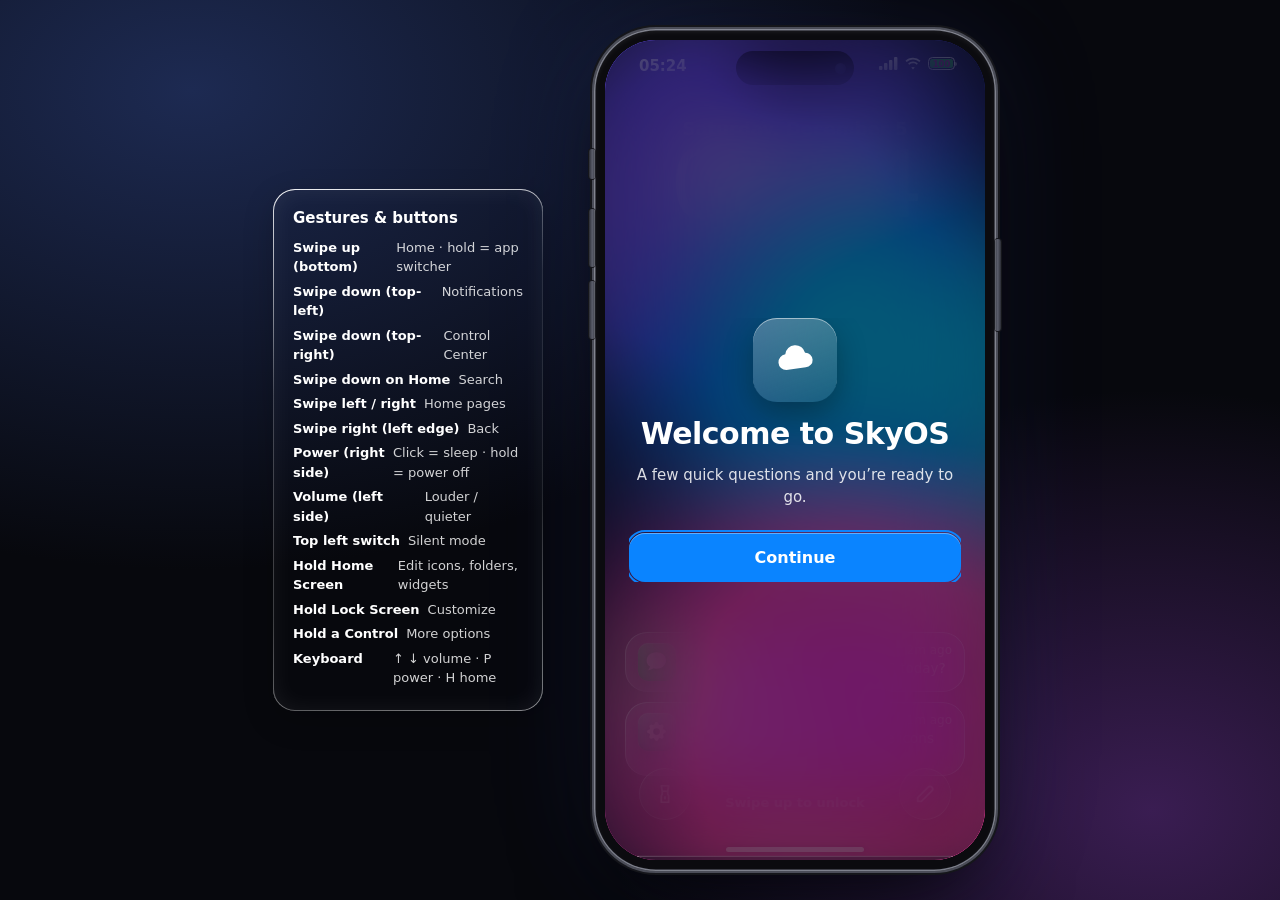
<file: index.html>
<!DOCTYPE html>
<html lang="en">
<head>
<meta charset="UTF-8">
<meta name="viewport" content="width=device-width,initial-scale=1,viewport-fit=cover,user-scalable=no">
<title>SkyOS 5 — Liquid Glass</title>
<link rel="stylesheet" href="style.css">
<link rel="stylesheet" href="v4.css">
<link rel="stylesheet" href="v5.css">
</head>
<body>
<svg width="0" height="0" style="position:absolute" aria-hidden="true"><filter id="lens" x="0" y="0" width="100%" height="100%" color-interpolation-filters="sRGB"><feTurbulence type="fractalNoise" baseFrequency="0.008 0.014" numOctaves="2" seed="4" result="n"/><feDisplacementMap in="SourceGraphic" in2="n" scale="10" xChannelSelector="R" yChannelSelector="G"/></filter></svg>
<div id="stage">
  <aside id="legend" class="glass">
    <h3>Gestures &amp; buttons</h3>
    <ul>
      <li><b>Swipe up (bottom)</b> Home · hold = app switcher</li>
      <li><b>Swipe down (top-left)</b> Notifications</li>
      <li><b>Swipe down (top-right)</b> Control Center</li>
      <li><b>Swipe down on Home</b> Search</li>
      <li><b>Swipe left / right</b> Home pages</li>
      <li><b>Swipe right (left edge)</b> Back</li>
      <li><b>Power (right side)</b> Click = sleep · hold = power off</li>
      <li><b>Volume (left side)</b> Louder / quieter</li>
      <li><b>Top left switch</b> Silent mode</li>
      <li><b>Hold Home Screen</b> Edit icons, folders, widgets</li>
      <li><b>Hold Lock Screen</b> Customize</li>
      <li><b>Hold a Control</b> More options</li>
      <li><b>Keyboard</b> ↑ ↓ volume · P power · H home</li>
    </ul>
  </aside>

  <div id="phoneWrap">
    <div id="phone">
      <button class="hw hw-silent" id="btnSilent" title="Silent switch" aria-label="Silent switch"></button>
      <button class="hw hw-volup" id="btnVolUp" title="Volume up" aria-label="Volume up"></button>
      <button class="hw hw-voldn" id="btnVolDn" title="Volume down" aria-label="Volume down"></button>
      <button class="hw hw-power" id="btnPower" title="Power (click = sleep, hold = power off)" aria-label="Power"></button>

      <div id="screen" data-theme="dark">
        <div id="wall"></div>

        <!-- status bar -->
        <div id="statusbar">
          <span id="sbTime">9:41</span>
          <div class="r">
            <svg id="sbAir" class="hidden" width="17" height="17" viewBox="0 0 24 24" fill="currentColor"><path d="M21 16v-2l-8-5V3.5a1.5 1.5 0 0 0-3 0V9l-8 5v2l8-2.5V19l-2 1.5V22l3.5-1 3.5 1v-1.5L13 19v-5.5z"/></svg>
            <svg id="sbSig" width="19" height="13" viewBox="0 0 19 13" fill="currentColor"><rect x="0" y="9" width="3.4" height="4" rx="1"/><rect x="5" y="6" width="3.4" height="7" rx="1"/><rect x="10" y="3" width="3.4" height="10" rx="1"/><rect x="15" y="0" width="3.4" height="13" rx="1"/></svg>
            <svg id="sbWifi" width="18" height="13" viewBox="0 0 18 13" fill="currentColor"><path d="M9 2.6c2.4 0 4.6.9 6.3 2.5l1.2-1.3A11.3 11.3 0 0 0 9 .8C6 .8 3.2 2 1.5 3.8l1.2 1.3A8.9 8.9 0 0 1 9 2.6zm0 3.7c1.4 0 2.700.5 3.700 1.400l1.200-1.300A7 7 0 0 0 9 4.500a7 7 0 0 0-4.900 1.900l1.200 1.300A5.300 5.300 0 0 1 9 6.300zm0 3.600c-.7 0-1.300.3-1.800.7L9 12.500l1.800-1.900c-.5-.4-1.100-.7-1.800-.7z"/></svg>
            <div class="batt"><i id="sbBattFill"></i><span id="sbBattTxt">98</span></div>
          </div>
        </div>
        <div id="island"><div class="ia"><div class="iart" id="islArt"></div><div class="itxt" id="islTxt"></div><div class="eq" id="islEq"><i></i><i></i><i></i><i></i></div></div><div class="cam"></div></div>

        <!-- home -->
        <div id="home">
          <div id="pages">
            <div class="page" id="page1">
              <div class="grid" id="mainGrid"></div>
              <div class="widgets" id="widgets1"></div>
            </div>
            <div class="page" id="page2">
              <div class="widgets" id="widgets2" style="margin-top:0"></div>
            </div>
          </div>
          <div id="dots"><i class="on"></i><i></i></div>
          <button id="searchpill" class="glass" aria-label="Search"><svg width="14" height="14" viewBox="0 0 24 24" fill="none" stroke="currentColor" stroke-width="2.6" stroke-linecap="round"><circle cx="11" cy="11" r="7"/><path d="M20 20l-4-4"/></svg>Search</button>
          <div id="dock" class="glass"></div>
        </div>

        <!-- apps -->
        <div id="apps"></div>

        <!-- overlays -->
        <div id="switcher" class="ov"><div id="cards"></div><div id="swempty">No recent apps</div><button id="swclear" class="glass">Close all</button></div>
        <div id="search" class="ov">
          <div id="sfield" class="glass"><svg width="18" height="18" viewBox="0 0 24 24" fill="none" stroke="currentColor" stroke-width="2.4" stroke-linecap="round" opacity=".7"><circle cx="11" cy="11" r="7"/><path d="M20 20l-4-4"/></svg><input id="sinput" placeholder="Search apps, notes, the web" autocomplete="off"><button id="scancel" style="font-size:14px;font-weight:600;padding:8px 10px">Cancel</button></div>
          <div id="sres"></div>
        </div>

        <!-- lock -->
        <div id="lock">
          <div class="date" id="lockDate"></div>
          <div class="time" id="lockTime">9:41</div>
          <div id="lockbody"></div>
          <div id="lockhint">Swipe up to unlock</div>
          <div id="pinpad">
            <div class="prompt" id="pinPrompt">Enter Passcode</div>
            <div id="pindots"><i></i><i></i><i></i><i></i></div>
            <div class="keys" id="keys"></div>
          </div>
        </div>

        <!-- sheets -->
        <div id="nc" class="sheet">
          <div class="head"><h2>Notifications</h2><button id="ncClear" class="glass" style="padding:7px 14px;font-size:13px;font-weight:600;--r:16px">Clear all</button></div>
          <div id="nclist"></div>
          <div class="grab" id="ncGrab"><i></i></div>
        </div>
        <div id="cc" class="sheet">
          <div class="cc-grid" id="ccgrid"></div>
          <div class="grab" id="ccGrab"><i></i></div>
        </div>

        <!-- transient -->
        <button id="banner" class="glass"></button>
        <div id="volhud" class="glass"><div class="vf"></div><div class="vi"></div></div>
        <div id="silentbadge" class="glass"></div>
        <div id="pwr">
          <div class="ttl">SkyOS 3</div>
          <div class="slider glass" id="pslider"><div class="slabel">slide to power off</div><div class="thumb" id="pthumb"><svg viewBox="0 0 24 24" fill="none" stroke="currentColor" stroke-width="2.6" stroke-linecap="round"><path d="M12 3v8"/><path d="M6.3 6.5a8 8 0 1 0 11.400 0"/></svg></div></div>
          <button class="pbtn glass" id="prestart">Restart</button>
          <button class="pbtn glass" id="pcancel">Cancel</button>
        </div>
        <div id="homebar"></div>
        <div class="zone" id="zhome"></div>
        <div class="zone" id="znc"></div>
        <div class="zone" id="zcc"></div>
        <div class="zone" id="zback"></div>
        <div id="dim"></div>
        <div id="blackout"></div>
        <div id="boot"><svg viewBox="0 0 64 64"><defs><linearGradient id="bg1" x1="0" y1="0" x2="1" y2="1"><stop offset="0" stop-color="#9ad0ff"/><stop offset="1" stop-color="#6a5cff"/></linearGradient></defs><path d="M20 46a11 11 0 0 1-1.500-21.900A14 14 0 0 1 46 22a10 10 0 0 1 1 20z" fill="url(#bg1)"/></svg><div class="pb"><i></i></div></div>
      </div>
    </div>
  </div>
</div>
<audio id="player" preload="metadata"></audio>
<input type="file" id="filePick" class="hidden" accept="audio/*" multiple>
<input type="file" id="wallPick" class="hidden" accept="image/*">
<script src="store.js"></script>
<script src="core.js"></script>
<script src="apps.js"></script>
<script src="v4-core.js"></script>
<script src="v4-home.js"></script>
<script src="v4-apps.js"></script>
<script src="v5-location.js"></script>
<script src="v5-profiles.js"></script>
<script src="i18n.js"></script>
<script src="lang.js"></script>
<script src="v5-i18n.js"></script>
<script src="v5-setup.js"></script>
<script>SkyOS.boot(); V4.init(); V5.init(); Prof.init(); I18NUI.init();</script>
</body>
</html>
</file>
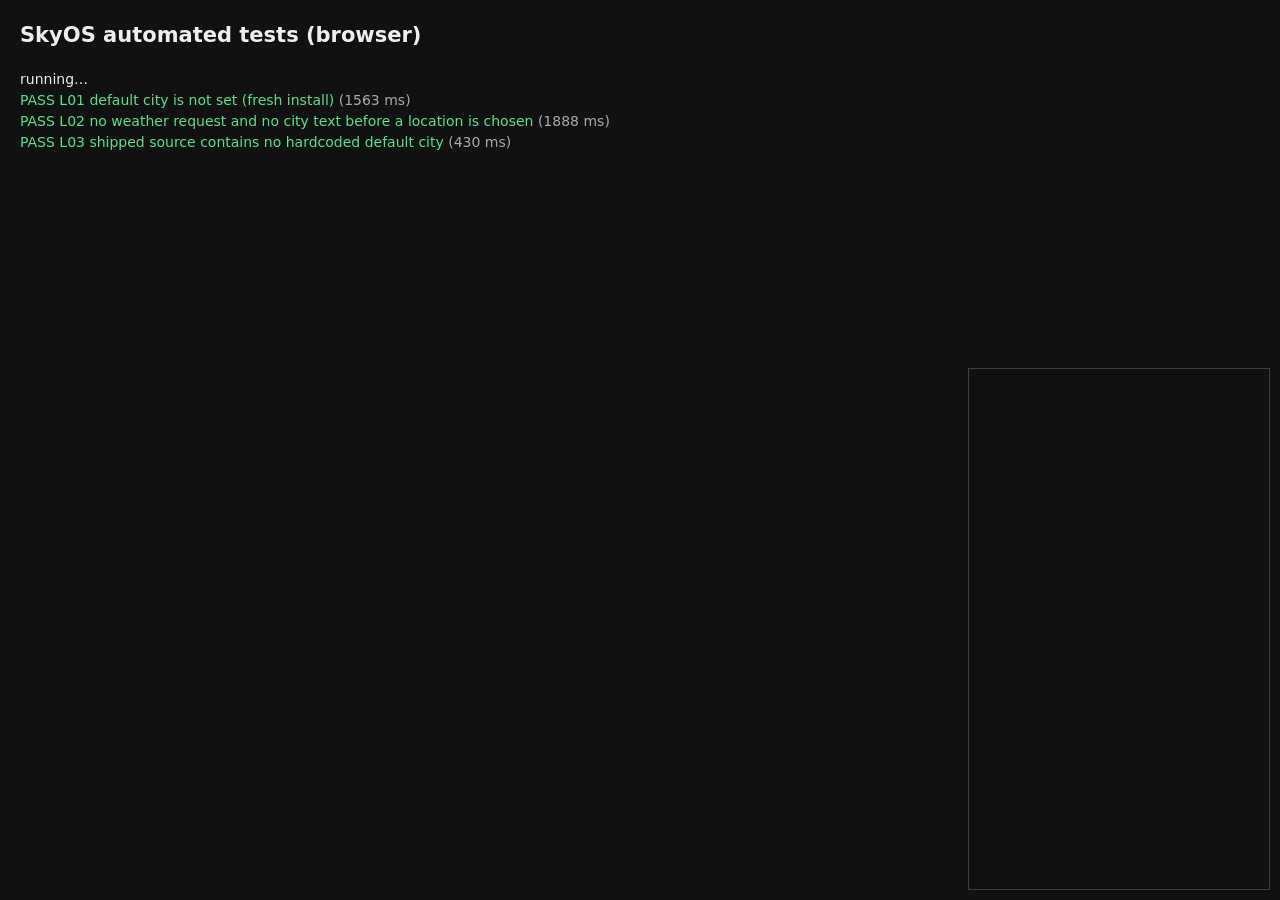
<file: tests/run.html>
<!DOCTYPE html>
<html lang="en"><head><meta charset="utf-8"><title>SkyOS tests</title>
<style>body{font:14px/1.5 system-ui;margin:20px;background:#111;color:#eee}.p{color:#5ee08a}.f{color:#ff6b61}.s{color:#aaa}pre{white-space:pre-wrap;margin:2px 0 6px 18px;color:#ffb4ad}iframe{position:fixed;right:10px;bottom:10px;width:300px;height:520px;border:1px solid #444;opacity:.9}</style></head>
<body><h2>SkyOS automated tests (browser)</h2><div id="sum">running…</div><div id="out"></div>
<iframe id="app" title="app under test"></iframe>
<script src="harness.js"></script>
<script src="location.test.js"></script>
<script src="storage.test.js"></script>
<script src="i18n.test.js"></script>
<script src="setup.test.js"></script>
<script>runAll();</script>
</body></html>
</file>
<file: style.css>
/* ===================================================================
   SkyOS 3 — Liquid Glass
   =================================================================== */
*{box-sizing:border-box;-webkit-tap-highlight-color:transparent;margin:0;padding:0}
html,body{height:100%}
body{
  font-family:-apple-system,"SF Pro Display","SF Pro Text","Segoe UI Variable Display","Inter",system-ui,sans-serif;
  background:radial-gradient(1200px 800px at 15% 10%,#1d2a52 0,transparent 60%),radial-gradient(900px 700px at 90% 90%,#3a1d52 0,transparent 60%),#07080d;
  color:#fff;overflow:hidden;user-select:none;-webkit-user-select:none;
}
button{font:inherit;color:inherit;background:none;border:0;cursor:pointer}
input,textarea,select{font:inherit;color:inherit;user-select:text;-webkit-user-select:text}
input:focus,textarea:focus,select:focus,button:focus-visible{outline:2px solid var(--accent);outline-offset:1px}
.hidden{display:none!important}

/* ---------- stage / phone ---------- */
#stage{position:fixed;inset:0;display:flex;align-items:center;justify-content:center;gap:40px}
#legend{display:none;width:270px;padding:18px 20px;font-size:13px;line-height:1.5;color:rgba(255,255,255,.82);--r:22px}
#legend h3{font-size:15px;margin-bottom:8px;color:#fff}
#legend li{list-style:none;margin:5px 0;display:flex;gap:8px}
#legend b{color:#fff;min-width:92px;font-weight:600}
@media (min-width:1050px){#legend{display:block}}
#phoneWrap{--k:1;width:calc(424px*var(--k));height:calc(842px*var(--k));position:relative;flex:none}
#phone{
  position:absolute;left:calc(11px*var(--k));top:0;width:402px;height:842px;transform:scale(var(--k));transform-origin:0 0;
  border-radius:62px;background:#0b0b0f;padding:11px;
  box-shadow:0 0 0 2px #4b4d58,0 0 0 4px #15161b,inset 0 0 0 1.5px #6a6d7a,0 40px 90px -20px rgba(0,0,0,.9),0 0 120px rgba(80,110,255,.12);
}
#phone::after{content:"";position:absolute;inset:0;border-radius:62px;pointer-events:none;box-shadow:inset 0 0 0 1px rgba(255,255,255,.12),inset 0 2px 6px rgba(255,255,255,.1)}
/* hardware buttons */
.hw{position:absolute;width:6px;border-radius:3px;background:linear-gradient(90deg,#2a2c34,#5b5e6b 55%,#3a3c46);box-shadow:0 0 0 1px #15161b;z-index:0;transition:transform .08s,filter .08s}
.hw:hover{filter:brightness(1.35)}
.hw:active,.hw.down{filter:brightness(1.6)}
.hw-silent{left:-5px;top:120px;height:30px}
.hw-silent::after{content:"";position:absolute;left:1px;top:6px;width:4px;height:8px;border-radius:2px;background:#ff9f0a;opacity:0;transition:opacity .2s}
.hw-silent.on::after{opacity:1}
.hw-silent.on{transform:translateX(1.5px)}
.hw-volup{left:-5px;top:180px;height:58px}
.hw-voldn{left:-5px;top:252px;height:58px}
.hw-power{right:-5px;top:210px;height:92px;background:linear-gradient(270deg,#2a2c34,#5b5e6b 55%,#3a3c46)}
.hw:active,.hw.down{transform:translateX(1.5px)}
.hw-power:active,.hw-power.down{transform:translateX(-1.5px)}
.hw .tip{display:none}
body.mobile #stage{gap:0}
body.mobile #phoneWrap{width:100vw;height:100dvh}
body.mobile #phone{left:0;width:100%;height:100%;transform:none;padding:0;border-radius:0;background:#000;box-shadow:none}
body.mobile #phone::after{display:none}
body.mobile .hw{opacity:.55;width:5px;z-index:300}
body.mobile .hw-silent,body.mobile .hw-volup,body.mobile .hw-voldn{left:0;border-radius:0 3px 3px 0}
body.mobile .hw-power{right:0;border-radius:3px 0 0 3px}
body.mobile .hw-silent{top:110px}
body.mobile .hw-volup{top:160px}
body.mobile .hw-voldn{top:226px}
body.mobile .hw-power{top:180px}

/* ---------- screen ---------- */
#screen{
  --accent:#0a84ff;--blur:22px;--ga:1;--icon:60px;--iconr:27%;--fs:1;--sb:#fff;
  --fg:#fff;--fg2:rgba(255,255,255,.62);--fg3:rgba(255,255,255,.35);--bg:#0a0c12;--bg2:#141722;--card:rgba(255,255,255,.075);--card2:rgba(255,255,255,.12);--line:rgba(255,255,255,.1);
  position:relative;width:100%;height:100%;border-radius:51px;overflow:hidden;background:#000;color:var(--fg);isolation:isolate;
  font-size:calc(15px*var(--fs));
}
body.mobile #screen{border-radius:0}
#screen[data-theme=light]{--fg:#0b0d12;--fg2:rgba(10,12,20,.55);--fg3:rgba(10,12,20,.3);--bg:#eef0f6;--bg2:#ffffff;--card:rgba(255,255,255,.78);--card2:rgba(0,0,0,.06);--line:rgba(0,0,0,.09)}
#screen[data-sb=dark]{--sb:#0b0d12}

/* ---------- liquid glass ---------- */
.glass{
  position:relative;border-radius:var(--r,24px);
  background:linear-gradient(135deg,rgba(255,255,255,calc(.24*var(--ga))),rgba(255,255,255,calc(.06*var(--ga))) 60%,rgba(255,255,255,calc(.12*var(--ga))));
  -webkit-backdrop-filter:blur(var(--blur)) saturate(200%) brightness(1.1);backdrop-filter:blur(var(--blur)) saturate(200%) brightness(1.1);
  box-shadow:inset 0 1px 0 rgba(255,255,255,.6),inset 0 -1px 0 rgba(255,255,255,.14),inset 1px 0 0 rgba(255,255,255,.2),inset -1px 0 0 rgba(255,255,255,.1),inset 0 0 24px rgba(255,255,255,.07),0 10px 30px rgba(0,0,0,.22);
  color:#fff;
}
.glass::before{
  content:"";position:absolute;inset:0;border-radius:inherit;padding:1px;pointer-events:none;
  background:linear-gradient(155deg,rgba(255,255,255,.85),rgba(255,255,255,0) 32%,rgba(255,255,255,0) 66%,rgba(255,255,255,.45));
  -webkit-mask:linear-gradient(#000 0 0) content-box,linear-gradient(#000 0 0);-webkit-mask-composite:xor;mask-composite:exclude;opacity:var(--spec,1);
}
#screen[data-glass=clear]{--ga:.5}
#screen[data-glass=tinted]{--ga:1.5}
#screen[data-glass=tinted] .glass{background:linear-gradient(135deg,rgba(20,24,40,.55),rgba(20,24,40,.35))}
#screen[data-spec=off]{--spec:0}
#screen[data-theme=light] .glassL{color:#0b0d12}
/* in-app glass on light theme */
#screen[data-theme=light] .app:not(.keepdark) .glass{background:linear-gradient(135deg,rgba(255,255,255,.85),rgba(255,255,255,.5));color:#0b0d12;box-shadow:inset 0 1px 0 #fff,inset 0 0 0 .5px rgba(0,0,0,.05),0 6px 20px rgba(30,40,80,.12)}
#screen[data-theme=light] .app:not(.keepdark) .glass::before{opacity:.35}

/* ---------- wallpaper ---------- */
#wall{position:absolute;inset:0;z-index:0;background:var(--w0,#0b1030);overflow:hidden;transition:transform .5s cubic-bezier(.2,.9,.25,1),filter .5s}
#wall.img{background-size:cover;background-position:center}
#wall .b{position:absolute;width:420px;height:420px;border-radius:50%;filter:blur(60px);opacity:.9;will-change:transform}
#wall .b1{left:-120px;top:-60px;background:var(--w1);animation:drift1 22s ease-in-out infinite alternate}
#wall .b2{right:-160px;top:160px;background:var(--w2);animation:drift2 28s ease-in-out infinite alternate}
#wall .b3{left:-40px;bottom:-140px;width:520px;height:520px;background:var(--w3);animation:drift3 25s ease-in-out infinite alternate}
#wall.still .b{animation:none}
#wall.img .b{display:none}
#wall::after{content:"";position:absolute;inset:0;background:radial-gradient(120% 80% at 50% 0,rgba(255,255,255,.06),transparent 60%),linear-gradient(transparent 55%,rgba(0,0,0,.25))}
@keyframes drift1{to{transform:translate(120px,160px) scale(1.2)}}
@keyframes drift2{to{transform:translate(-140px,120px) scale(.9)}}
@keyframes drift3{to{transform:translate(160px,-120px) scale(1.15)}}
#screen.appopen #wall{transform:scale(1.06);filter:blur(6px) brightness(.8)}

/* ---------- status bar ---------- */
#statusbar{position:absolute;left:0;right:0;top:0;height:50px;z-index:60;display:flex;align-items:flex-start;justify-content:space-between;padding:17px 30px 0 34px;font-weight:600;font-size:15px;color:var(--sb);pointer-events:none;transition:color .25s}
#statusbar .r{display:flex;align-items:center;gap:6px}
#statusbar svg{display:block}
.batt{position:relative;width:27px;height:13px;border-radius:4.5px;border:1.2px solid currentColor;opacity:.95;display:flex;align-items:center;padding:1.3px}
.batt::after{content:"";position:absolute;right:-3.4px;top:3.5px;width:2px;height:4.5px;border-radius:0 2px 2px 0;background:currentColor;opacity:.6}
.batt i{display:block;height:100%;border-radius:2.5px;background:currentColor;width:90%}
.batt i.low{background:#ff453a}.batt i.chg{background:#30d158}
.batt span{position:absolute;inset:0;display:flex;align-items:center;justify-content:center;font-size:8.5px;font-weight:700;mix-blend-mode:difference;color:#fff}
#island{position:absolute;top:11px;left:50%;transform:translateX(-50%);width:118px;height:34px;border-radius:20px;background:#000;z-index:76;display:flex;align-items:center;justify-content:space-between;padding:0 8px;overflow:hidden;transition:width .45s cubic-bezier(.3,1.3,.5,1),height .3s;cursor:default}
#island.act{width:196px;cursor:pointer}
#island .cam{width:11px;height:11px;border-radius:50%;background:radial-gradient(circle at 35% 35%,#2b3350,#0a0d18);margin-left:auto;flex:none}
#island .ia{display:none;align-items:center;gap:7px;min-width:0;flex:1}
#island.act .ia{display:flex}
#island.act .cam{margin-left:8px}
#island .iart{width:22px;height:22px;border-radius:7px;background:#333 center/cover;flex:none}
#island .itxt{font-size:11px;font-weight:600;white-space:nowrap;overflow:hidden;text-overflow:ellipsis;flex:1;max-width:80px;color:#fff}
#island.tm .itxt{color:#ff9f0a;font-variant-numeric:tabular-nums}
.eq{display:flex;align-items:flex-end;gap:2px;height:14px;flex:none}
.eq i{display:block;width:2.5px;height:30%;border-radius:2px;background:#30d158;transform-origin:bottom}
body.playing .eq i{animation:eq 0.9s ease-in-out infinite}
.eq i:nth-child(2){animation-delay:-.3s!important}.eq i:nth-child(3){animation-delay:-.6s!important}.eq i:nth-child(4){animation-delay:-.15s!important}
@keyframes eq{0%,100%{height:25%}50%{height:100%}}

/* ---------- home ---------- */
#home{position:absolute;inset:0;z-index:10;transition:transform .45s cubic-bezier(.2,.9,.25,1),opacity .35s,filter .45s}
#screen.appopen #home{transform:scale(.92);opacity:0;filter:blur(8px);pointer-events:none}
#pages{position:absolute;left:0;right:0;top:0;bottom:0;display:flex;width:200%;transition:transform .5s cubic-bezier(.2,.9,.25,1);touch-action:none}
#pages.drag{transition:none}
.page{width:50%;height:100%;padding:62px 20px 0;position:relative}
.grid{display:grid;grid-template-columns:repeat(4,1fr);row-gap:18px;justify-items:center}
.appicon{display:flex;flex-direction:column;align-items:center;gap:6px;width:100%;position:relative}
.appicon .ico{transition:transform .2s cubic-bezier(.3,1.5,.5,1),filter .2s}
.appicon:active .ico{transform:scale(.88);filter:brightness(.85)}
.appicon .lbl{font-size:11.5px;font-weight:500;color:#fff;text-shadow:0 1px 4px rgba(0,0,0,.45);max-width:80px;white-space:nowrap;overflow:hidden;text-overflow:ellipsis;letter-spacing:.1px}
#screen[data-labels=off] .appicon .lbl{display:none}
.badge{position:absolute;top:-5px;right:calc(50% - var(--icon)/2 - 6px);min-width:21px;height:21px;border-radius:11px;background:#ff3b30;color:#fff;font-size:12px;font-weight:700;display:flex;align-items:center;justify-content:center;padding:0 5px;box-shadow:0 2px 6px rgba(0,0,0,.35),0 0 0 2px rgba(255,255,255,.18);z-index:2}
/* icon surfaces */
.ico{width:var(--icon);height:var(--icon);border-radius:var(--iconr);display:flex;align-items:center;justify-content:center;position:relative;overflow:hidden;flex:none;
  background:linear-gradient(160deg,var(--g1),var(--g2));box-shadow:0 6px 14px rgba(0,0,0,.32),inset 0 1px 0 rgba(255,255,255,.55),inset 0 -2px 4px rgba(0,0,0,.18),0 0 0 .5px rgba(255,255,255,.15)}
.ico::after{content:"";position:absolute;inset:0;border-radius:inherit;background:linear-gradient(180deg,rgba(255,255,255,.28),rgba(255,255,255,0) 48%);pointer-events:none}
.ico svg{width:66%;height:66%;position:relative;z-index:1;filter:drop-shadow(0 1px 2px rgba(0,0,0,.28))}
.ico .caldate{position:relative;z-index:1;text-align:center;line-height:1;color:#111}
#screen[data-iconstyle=flat] .ico{background:var(--g1);box-shadow:0 4px 10px rgba(0,0,0,.28)}
#screen[data-iconstyle=flat] .ico::after{display:none}
#screen[data-iconstyle=glass] .ico{background:linear-gradient(135deg,color-mix(in srgb,var(--g1) 62%,transparent),color-mix(in srgb,var(--g2) 38%,transparent));-webkit-backdrop-filter:blur(var(--blur)) saturate(190%);backdrop-filter:blur(var(--blur)) saturate(190%);box-shadow:inset 0 1px 0 rgba(255,255,255,.75),inset 0 -1px 0 rgba(255,255,255,.2),inset 0 0 14px rgba(255,255,255,.16),0 8px 18px rgba(0,0,0,.28)}
#screen[data-iconstyle=glass] .ico::after{background:linear-gradient(160deg,rgba(255,255,255,.4),rgba(255,255,255,0) 45%)}
#screen[data-iconstyle=mono] .ico{background:linear-gradient(160deg,rgba(255,255,255,.2),rgba(255,255,255,.06));-webkit-backdrop-filter:blur(var(--blur)) saturate(190%);backdrop-filter:blur(var(--blur)) saturate(190%);box-shadow:inset 0 1px 0 rgba(255,255,255,.6),inset 0 0 12px rgba(255,255,255,.08),0 8px 18px rgba(0,0,0,.25)}
#screen[data-iconstyle=mono] .ico{--det:rgba(10,14,24,.9)}
#screen[data-iconstyle=mono] .ico svg{color:var(--accent)}
#screen[data-iconstyle=mono] .ico .cf{fill:var(--accent)}
#screen[data-iconstyle=mono] .ico .cs{stroke:var(--accent)}
#screen[data-iconstyle=mono] .ico .dd{fill:rgba(10,14,24,.9)}
#screen[data-iconstyle=mono] .caldate div{color:var(--accent)!important}
#screen[data-iconstyle=glass] .caldate div:last-child{color:#fff!important}
.ico{--det:var(--g2)}
.ico svg{color:#fff}
.ico svg .m{fill:currentColor}
.ico svg .ms{fill:none;stroke:currentColor}
.ico svg .d{fill:var(--det)}
.ico svg .ds{fill:none;stroke:var(--det)}
.ico svg .dd{fill:#a58bff}

.widgets{display:grid;grid-template-columns:1fr 1fr;gap:12px;margin-top:20px}
.widget{--r:26px;height:156px;padding:14px;overflow:hidden;display:flex;flex-direction:column;text-align:left;width:100%}
.widget.wide{grid-column:span 2;height:auto;min-height:100px}
.widget .t{font-size:12px;font-weight:600;opacity:.8;display:flex;align-items:center;gap:5px;text-transform:uppercase;letter-spacing:.4px}
.w-temp{font-size:40px;font-weight:300;letter-spacing:-1px;line-height:1.05;margin-top:2px}
.w-sub{font-size:12px;opacity:.85;margin-top:auto;line-height:1.3}
.w-ico{font-size:28px;line-height:1}
.mini-art{width:42px;height:42px;border-radius:11px;background:#222 center/cover;flex:none;box-shadow:0 3px 8px rgba(0,0,0,.35)}
.mini-t{font-size:13px;font-weight:600;white-space:nowrap;overflow:hidden;text-overflow:ellipsis}
.mini-a{font-size:11.5px;opacity:.7;white-space:nowrap;overflow:hidden;text-overflow:ellipsis}
.circ{width:36px;height:36px;border-radius:50%;display:flex;align-items:center;justify-content:center;flex:none;--r:50%}
.circ svg{width:18px;height:18px}
.bar{height:4px;border-radius:2px;background:rgba(255,255,255,.25);overflow:hidden}
.bar i{display:block;height:100%;width:0;background:#fff;border-radius:2px}

#searchpill{position:absolute;left:50%;bottom:116px;transform:translateX(-50%);height:34px;padding:0 18px;--r:17px;display:flex;align-items:center;gap:7px;font-size:13px;font-weight:500;z-index:3}
#dots{position:absolute;left:0;right:0;bottom:158px;display:flex;justify-content:center;gap:8px}
#dots i{width:7px;height:7px;border-radius:50%;background:rgba(255,255,255,.4);transition:.3s}
#dots i.on{background:#fff;transform:scale(1.15)}
#dock{position:absolute;left:14px;right:14px;bottom:24px;height:calc(var(--icon) + 26px);--r:34px;display:grid;grid-template-columns:repeat(4,1fr);align-items:center;justify-items:center;padding:0 8px;z-index:3}
#dock .lbl{display:none}
#dock .appicon{width:auto}
#pagebg{position:absolute;inset:0;pointer-events:none}

/* ---------- apps ---------- */
#apps{position:absolute;inset:0;z-index:20;pointer-events:none}
.app{position:absolute;inset:0;background:var(--bg);color:var(--fg);transform:scale(.25);opacity:0;border-radius:50px;pointer-events:none;visibility:hidden;
  transition:transform .45s cubic-bezier(.2,.9,.25,1),opacity .28s ease,border-radius .45s,visibility 0s .45s;display:flex;flex-direction:column;overflow:hidden;will-change:transform}
.app.show{transform:none;opacity:1;border-radius:0;pointer-events:auto;visibility:visible;transition:transform .45s cubic-bezier(.2,.9,.25,1),opacity .2s ease,border-radius .45s,visibility 0s}
.app.nodrag{transition:none!important}
.nav{display:grid;grid-template-columns:44px 1fr 44px;align-items:center;gap:8px;padding:54px 14px 8px;flex:none;position:relative;z-index:5}
.nav h1{font-size:17px;font-weight:700;text-align:center;white-space:nowrap;overflow:hidden;text-overflow:ellipsis}
.nav .btn{width:40px;height:40px;--r:20px;display:flex;align-items:center;justify-content:center;color:var(--fg)}
#screen[data-theme=dark] .nav .btn,#screen[data-theme=dark] .app .glass{color:#fff}
.nav .btn svg{width:20px;height:20px}
.nav .btn.txt{width:auto;padding:0 14px;font-size:14px;font-weight:600;grid-column:auto}
.scroll{flex:1;overflow-y:auto;overflow-x:hidden;padding:0 16px 44px;scrollbar-width:none;position:relative}
.scroll::-webkit-scrollbar{display:none}
.big{font-size:32px;font-weight:700;letter-spacing:-.5px;margin:8px 2px 12px}
.card{background:var(--card);border-radius:22px;padding:14px;border:1px solid var(--line)}
.cap{font-size:12px;font-weight:600;color:var(--fg2);text-transform:uppercase;letter-spacing:.5px;margin:18px 6px 8px}
.muted{color:var(--fg2)}
.row{display:flex;align-items:center;gap:12px}
.sp{flex:1;min-width:0}
.tabbar{position:absolute;left:18px;right:18px;bottom:30px;height:60px;--r:30px;display:flex;align-items:center;justify-content:space-around;padding:0 8px;z-index:6}
.tabbar button{flex:1;display:flex;flex-direction:column;align-items:center;gap:2px;font-size:10.5px;font-weight:600;opacity:.65;padding:6px 0;border-radius:22px;color:inherit}
.tabbar button.on{opacity:1;background:rgba(255,255,255,.2);box-shadow:inset 0 1px 0 rgba(255,255,255,.4)}
.tabbar svg{width:22px;height:22px}
.pill{display:inline-flex;align-items:center;justify-content:center;gap:6px;padding:9px 16px;border-radius:999px;background:var(--accent);color:#fff;font-weight:600;font-size:14px}
.pill.ghost{background:var(--card2);color:var(--fg)}
.pill:active{filter:brightness(.85)}
.in{width:100%;background:var(--card2);border:1px solid var(--line);border-radius:14px;padding:11px 14px;font-size:15px;color:var(--fg)}
.in::placeholder{color:var(--fg3)}
.empty{text-align:center;color:var(--fg2);padding:40px 20px;font-size:14px;line-height:1.5}
.spin{width:22px;height:22px;border:3px solid var(--line);border-top-color:var(--accent);border-radius:50%;animation:rot .8s linear infinite;margin:30px auto}
@keyframes rot{to{transform:rotate(360deg)}}
/* toggles / segmented / sliders */
.sw{width:51px;height:31px;border-radius:16px;background:rgba(120,120,128,.4);position:relative;flex:none;transition:background .25s}
.sw::after{content:"";position:absolute;left:2px;top:2px;width:27px;height:27px;border-radius:50%;background:#fff;box-shadow:0 2px 5px rgba(0,0,0,.3);transition:transform .25s cubic-bezier(.3,1.4,.5,1)}
.sw.on{background:#30d158}.sw.on::after{transform:translateX(20px)}
.seg{display:flex;background:var(--card2);border-radius:12px;padding:3px;gap:2px}
.seg button{flex:1;padding:7px 4px;border-radius:9px;font-size:13px;font-weight:600;color:var(--fg2);transition:.2s}
.seg button.on{background:var(--accent);color:#fff;box-shadow:0 2px 8px rgba(0,0,0,.25)}
input[type=range]{-webkit-appearance:none;appearance:none;width:100%;height:28px;background:transparent}
input[type=range]::-webkit-slider-runnable-track{height:6px;border-radius:3px;background:linear-gradient(90deg,var(--accent) var(--p,50%),var(--card2) var(--p,50%))}
input[type=range]::-moz-range-track{height:6px;border-radius:3px;background:var(--card2)}
input[type=range]::-moz-range-progress{height:6px;border-radius:3px;background:var(--accent)}
input[type=range]::-webkit-slider-thumb{-webkit-appearance:none;width:24px;height:24px;border-radius:50%;background:#fff;margin-top:-9px;box-shadow:0 2px 8px rgba(0,0,0,.4)}
input[type=range]::-moz-range-thumb{width:24px;height:24px;border:0;border-radius:50%;background:#fff;box-shadow:0 2px 8px rgba(0,0,0,.4)}
/* settings list */
.group{background:var(--card);border-radius:20px;overflow:hidden;border:1px solid var(--line);margin-bottom:16px}
.item{display:flex;align-items:center;gap:12px;padding:12px 14px;min-height:50px;width:100%;text-align:left;color:var(--fg);position:relative}
.item+.item::before{content:"";position:absolute;top:0;left:56px;right:0;height:1px;background:var(--line)}
.item.nol::before{left:14px}
.item .si{width:30px;height:30px;border-radius:8px;display:flex;align-items:center;justify-content:center;flex:none;font-size:17px;color:#fff;box-shadow:inset 0 1px 0 rgba(255,255,255,.4)}
.item .si svg{width:18px;height:18px}
.item .v{color:var(--fg2);font-size:14px;margin-left:auto;white-space:nowrap}
.item .chev{color:var(--fg3);flex:none;font-size:18px;margin-left:4px}
.item small{display:block;color:var(--fg2);font-size:12px;margin-top:1px;font-weight:400}
.item.col{flex-direction:column;align-items:stretch;gap:10px}
.swatches{display:flex;gap:10px;flex-wrap:wrap}
.swatches button{width:34px;height:34px;border-radius:50%;box-shadow:inset 0 1px 0 rgba(255,255,255,.5),0 2px 6px rgba(0,0,0,.3);position:relative}
.swatches button.on::after{content:"";position:absolute;inset:-4px;border-radius:50%;border:2.5px solid var(--fg)}
.wgrid{display:grid;grid-template-columns:repeat(4,1fr);gap:10px}
.wgrid button{aspect-ratio:9/16;border-radius:14px;position:relative;overflow:hidden;box-shadow:0 4px 10px rgba(0,0,0,.3);background-size:cover;background-position:center}
.wgrid button.on{outline:3px solid var(--accent);outline-offset:2px}
.wgrid button span{position:absolute;left:0;right:0;bottom:0;font-size:10px;font-weight:600;padding:12px 4px 4px;background:linear-gradient(transparent,rgba(0,0,0,.6));color:#fff;text-align:center}
.prevstrip{display:flex;justify-content:space-around;padding:16px 8px;border-radius:20px;background:linear-gradient(135deg,var(--w1),var(--w2));margin-bottom:16px;box-shadow:inset 0 0 0 1px rgba(255,255,255,.12)}
.prevstrip .appicon{width:auto}

/* ---------- lock screen ---------- */
#lock{position:absolute;inset:0;z-index:50;display:flex;flex-direction:column;align-items:center;padding:78px 20px 0;transition:transform .5s cubic-bezier(.2,.9,.25,1),opacity .4s;touch-action:none;background:linear-gradient(rgba(0,0,0,.18),rgba(0,0,0,.05) 40%,rgba(0,0,0,.35))}
#lock.drag{transition:none}
#lock.gone{transform:translateY(-104%);opacity:0;pointer-events:none}
#lock .date{font-size:18px;font-weight:600;color:rgba(255,255,255,.9);text-shadow:0 1px 8px rgba(0,0,0,.25)}
#lock .time{font-size:92px;font-weight:300;letter-spacing:-3px;line-height:1.02;background:linear-gradient(180deg,#fff 20%,rgba(255,255,255,.62));-webkit-background-clip:text;background-clip:text;color:transparent;filter:drop-shadow(0 4px 18px rgba(0,0,0,.25));font-variant-numeric:tabular-nums}
#lockbody{width:100%;margin-top:auto;margin-bottom:84px;display:flex;flex-direction:column;gap:10px}
.notif{--r:22px;padding:11px 13px;display:flex;gap:11px;align-items:flex-start;width:100%;text-align:left;color:#fff}
.notif .ico{--icon:38px;width:38px;height:38px}
.notif .n1{font-size:13.5px;font-weight:700;display:flex;gap:6px;justify-content:space-between}
.notif .n1 em{font-style:normal;font-weight:500;opacity:.65;font-size:12px}
.notif .n2{font-size:13.5px;opacity:.92;margin-top:1px;line-height:1.3;display:-webkit-box;-webkit-line-clamp:2;-webkit-box-orient:vertical;overflow:hidden}
#lockhint{position:absolute;left:0;right:0;bottom:50px;text-align:center;font-size:13px;font-weight:600;color:rgba(255,255,255,.85);animation:hint 2.2s ease-in-out infinite}
@keyframes hint{0%,100%{transform:translateY(0);opacity:.7}50%{transform:translateY(-6px);opacity:1}}
#pinpad{position:absolute;inset:0;background:rgba(0,0,0,.35);-webkit-backdrop-filter:blur(26px);backdrop-filter:blur(26px);display:flex;flex-direction:column;align-items:center;justify-content:center;opacity:0;pointer-events:none;transition:opacity .3s;z-index:3;padding-top:30px}
#pinpad.show{opacity:1;pointer-events:auto}
#pinpad .prompt{font-size:17px;font-weight:600;margin-bottom:22px}
#pindots{display:flex;gap:18px;margin-bottom:34px}
#pindots i{width:14px;height:14px;border-radius:50%;border:1.8px solid #fff;transition:.15s}
#pindots i.on{background:#fff;transform:scale(1.1)}
#pindots.shake{animation:shake .4s}
@keyframes shake{20%,60%{transform:translateX(-10px)}40%,80%{transform:translateX(10px)}}
.keys{display:grid;grid-template-columns:repeat(3,74px);gap:14px 20px}
.keys button{width:74px;height:74px;border-radius:50%;font-size:30px;font-weight:300;--r:50%;display:flex;align-items:center;justify-content:center;flex-direction:column;line-height:1}
.keys button small{font-size:9px;letter-spacing:2px;margin-top:2px;opacity:.7;font-weight:600}
.keys button.plain{background:none;box-shadow:none;-webkit-backdrop-filter:none;backdrop-filter:none;font-size:15px;font-weight:600}
.keys button.plain::before{display:none}

/* ---------- sheets (notification / control center) ---------- */
.sheet{position:absolute;inset:0;z-index:56;transform:translateY(-104%);transition:transform .5s cubic-bezier(.2,.9,.25,1);-webkit-backdrop-filter:blur(40px) saturate(170%) brightness(.85);backdrop-filter:blur(40px) saturate(170%) brightness(.85);background:rgba(10,12,20,.45);padding:60px 18px 0;display:flex;flex-direction:column;color:#fff;touch-action:none}
.sheet.open{transform:none}
.sheet.dragging{transition:none}
.sheet .grab{position:absolute;left:0;right:0;bottom:0;height:34px;display:flex;align-items:center;justify-content:center;touch-action:none}
.sheet .grab i{width:134px;height:5px;border-radius:3px;background:rgba(255,255,255,.7)}
#nc .head{display:flex;align-items:center;justify-content:space-between;margin-bottom:12px}
#nc .head h2{font-size:28px;font-weight:700}
#nclist{flex:1;overflow-y:auto;display:flex;flex-direction:column;gap:9px;padding-bottom:50px;scrollbar-width:none;touch-action:pan-y}
#nclist::-webkit-scrollbar{display:none}
.cc-grid{display:grid;grid-template-columns:repeat(4,1fr);gap:12px;grid-auto-rows:78px}
.cc-tile{--r:26px;display:flex;align-items:center;justify-content:center;flex-direction:column;gap:3px;font-size:10.5px;font-weight:600;position:relative;overflow:hidden}
.cc-tile svg{width:26px;height:26px}
.cc-tile.on{background:var(--tint,#0a84ff);box-shadow:inset 0 1px 0 rgba(255,255,255,.6),0 6px 18px color-mix(in srgb,var(--tint,#0a84ff) 55%,transparent)}
.cc-tile.on::before{opacity:.3}
.cc-music{grid-column:span 2;grid-row:span 2;align-items:stretch;justify-content:space-between;padding:12px;text-align:left}
.cc-vs{grid-row:span 2;padding:0;touch-action:none;cursor:ns-resize}
.cc-vs .fill{position:absolute;left:0;right:0;bottom:0;background:rgba(255,255,255,.92);height:50%;border-radius:0}
.cc-vs .ico2{position:absolute;left:0;right:0;bottom:12px;display:flex;justify-content:center;mix-blend-mode:difference;color:#fff;pointer-events:none}
.cc-vs.dragging .fill{transition:none}

/* ---------- search / switcher overlays ---------- */
.ov{position:absolute;inset:0;opacity:0;pointer-events:none;transition:opacity .3s,transform .4s cubic-bezier(.2,.9,.25,1)}
.ov.open{opacity:1;pointer-events:auto}
#search{z-index:35;-webkit-backdrop-filter:blur(34px) saturate(160%) brightness(.8);backdrop-filter:blur(34px) saturate(160%) brightness(.8);background:rgba(10,12,20,.4);padding:60px 18px 0;transform:translateY(24px);display:flex;flex-direction:column}
#search.open{transform:none}
#sfield{display:flex;align-items:center;gap:10px;--r:22px;padding:0 8px 0 16px;height:46px}
#sfield input{flex:1;background:none;border:0;font-size:17px;color:#fff;outline:none}
#sfield input::placeholder{color:rgba(255,255,255,.55)}
#sres{flex:1;overflow-y:auto;margin-top:14px;scrollbar-width:none;padding-bottom:40px}
#sres::-webkit-scrollbar{display:none}
.sres-h{font-size:12px;font-weight:700;opacity:.6;text-transform:uppercase;letter-spacing:.5px;margin:14px 6px 6px}
.sres-i{display:flex;align-items:center;gap:12px;padding:8px 10px;border-radius:14px;width:100%;text-align:left}
.sres-i:hover,.sres-i:active{background:rgba(255,255,255,.12)}
.sres-i .ico{--icon:38px;width:38px;height:38px}
#switcher{z-index:30;-webkit-backdrop-filter:blur(28px) brightness(.7);backdrop-filter:blur(28px) brightness(.7);background:rgba(10,12,20,.35)}
#cards{position:absolute;left:0;right:0;top:100px;bottom:110px;display:flex;gap:18px;overflow-x:auto;overflow-y:hidden;padding:0 60px;scroll-snap-type:x mandatory;scrollbar-width:none;align-items:center}
#cards::-webkit-scrollbar{display:none}
.scard{flex:none;width:236px;height:100%;max-height:480px;scroll-snap-align:center;border-radius:30px;position:relative;overflow:hidden;transition:transform .35s cubic-bezier(.2,.9,.25,1),opacity .3s;touch-action:pan-x;box-shadow:0 14px 40px rgba(0,0,0,.45),inset 0 0 0 1px rgba(255,255,255,.18);background:linear-gradient(160deg,var(--g1),var(--g2))}
.scard .ico{position:absolute;left:50%;top:44%;transform:translate(-50%,-50%) scale(1.8);--icon:60px;box-shadow:none;background:none}
.scard .ico::after{display:none}
.scard .nm{position:absolute;left:0;right:0;bottom:16px;text-align:center;font-weight:700;font-size:16px;text-shadow:0 1px 6px rgba(0,0,0,.4)}
#swempty{position:absolute;inset:0;display:none;align-items:center;justify-content:center;font-weight:600;opacity:.75}
#swclear{position:absolute;left:50%;bottom:70px;transform:translateX(-50%);padding:10px 20px;--r:20px;font-size:14px;font-weight:600}

/* ---------- toast / hud / power ---------- */
#banner{position:absolute;left:12px;right:12px;top:10px;z-index:65;transform:translateY(-130px);opacity:0;transition:transform .5s cubic-bezier(.3,1.3,.5,1),opacity .3s;--r:30px;padding:11px 14px;display:flex;gap:11px;align-items:center;color:#fff;text-align:left;width:calc(100% - 24px);-webkit-backdrop-filter:blur(30px) saturate(190%) brightness(.8);backdrop-filter:blur(30px) saturate(190%) brightness(.8);background:rgba(25,28,40,.55)}
#banner.show{transform:translateY(0);opacity:1}
#banner .ico{--icon:36px;width:36px;height:36px}
#banner b{font-size:13.5px;display:block}
#banner span{font-size:13px;opacity:.85;display:block;white-space:nowrap;overflow:hidden;text-overflow:ellipsis}
#banner .bt{min-width:0;flex:1}
#volhud{position:absolute;left:12px;top:50%;margin-top:-90px;width:46px;height:180px;z-index:66;--r:23px;overflow:hidden;opacity:0;transform:translateX(-70px) scale(.9);transition:opacity .25s,transform .4s cubic-bezier(.3,1.3,.5,1);pointer-events:none}
#volhud.show{opacity:1;transform:none}
#volhud .vf{position:absolute;left:0;right:0;bottom:0;background:#fff;height:50%;transition:height .12s}
#volhud .vi{position:absolute;left:0;right:0;bottom:10px;display:flex;justify-content:center;mix-blend-mode:difference;color:#fff}
#volhud .vi svg{width:20px;height:20px}
#silentbadge{position:absolute;left:50%;top:60px;transform:translate(-50%,-30px);z-index:66;padding:9px 16px;--r:20px;font-size:13px;font-weight:700;display:flex;gap:7px;align-items:center;opacity:0;transition:.4s cubic-bezier(.3,1.3,.5,1);pointer-events:none;white-space:nowrap}
#silentbadge.show{opacity:1;transform:translate(-50%,0)}
#pwr{position:absolute;inset:0;z-index:70;background:rgba(0,0,0,.55);-webkit-backdrop-filter:blur(30px);backdrop-filter:blur(30px);display:flex;flex-direction:column;align-items:center;justify-content:center;gap:22px;opacity:0;pointer-events:none;transition:opacity .35s;padding:0 26px}
#pwr.open{opacity:1;pointer-events:auto}
#pwr .slider{width:100%;height:66px;--r:33px;position:relative;touch-action:none}
#pwr .thumb{position:absolute;left:5px;top:5px;width:56px;height:56px;border-radius:50%;background:#fff;color:#ff3b30;display:flex;align-items:center;justify-content:center;box-shadow:0 4px 14px rgba(0,0,0,.35);cursor:grab;z-index:2}
#pwr .thumb svg{width:26px;height:26px}
#pwr .slabel{position:absolute;inset:0;display:flex;align-items:center;justify-content:center;padding-left:46px;font-size:17px;font-weight:600;letter-spacing:.2px;background:linear-gradient(90deg,rgba(255,255,255,.4) 0,#fff 50%,rgba(255,255,255,.4) 100%) 0 0/200% 100%;-webkit-background-clip:text;background-clip:text;color:transparent;animation:shine 2.4s linear infinite}
@keyframes shine{to{background-position:-200% 0}}
#pwr .pbtn{--r:24px;padding:13px 26px;font-size:15px;font-weight:600;width:100%}
#pwr .ttl{font-size:13px;opacity:.7;font-weight:600;letter-spacing:.5px;text-transform:uppercase}
#dim{position:absolute;inset:0;background:#000;opacity:0;pointer-events:none;z-index:80}
#blackout{position:absolute;inset:0;background:#000;z-index:90;opacity:0;pointer-events:none;transition:opacity .45s}
#blackout.on{opacity:1;pointer-events:auto}
#boot{position:absolute;inset:0;background:#000;z-index:95;display:flex;flex-direction:column;align-items:center;justify-content:center;gap:34px;opacity:0;pointer-events:none;transition:opacity .5s}
#boot.on{opacity:1;pointer-events:auto}
#boot svg{width:84px;height:84px;filter:drop-shadow(0 0 24px rgba(120,160,255,.6))}
#boot .pb{width:150px;height:4px;border-radius:2px;background:rgba(255,255,255,.18);overflow:hidden}
#boot .pb i{display:block;height:100%;width:0;background:#fff;border-radius:2px}
#boot.on .pb i{animation:bootbar 2.2s cubic-bezier(.4,.1,.3,1) forwards}
@keyframes bootbar{to{width:100%}}

/* gesture zones */
.zone{position:absolute;z-index:75;touch-action:none}
#zhome{left:0;right:0;bottom:0;height:30px}
#znc{left:0;top:0;width:62%;height:36px}
#zcc{right:0;top:0;width:38%;height:36px}
#zback{left:0;top:110px;bottom:60px;width:16px;display:none}
#screen.appopen #zback{display:block}
#homebar{position:absolute;left:50%;bottom:8px;transform:translateX(-50%);width:138px;height:5px;border-radius:3px;background:#fff;z-index:62;opacity:.9;pointer-events:none;transition:background .25s,transform .3s;box-shadow:0 0 6px rgba(0,0,0,.25)}
#screen[data-sb=dark] #homebar{background:#0b0d12;box-shadow:none}

/* ---------- Music app ---------- */
.mhero{display:flex;gap:14px;align-items:center;margin-bottom:6px}
.trow{display:flex;align-items:center;gap:12px;padding:8px 8px;border-radius:16px;width:100%;text-align:left;color:var(--fg)}
.trow:active{background:var(--card2)}
.trow.cur{background:var(--card2)}
.trow .art{width:50px;height:50px;border-radius:11px;background:#222 center/cover;flex:none;box-shadow:0 3px 10px rgba(0,0,0,.3);position:relative}
.trow .tt{font-weight:600;font-size:15px;white-space:nowrap;overflow:hidden;text-overflow:ellipsis}
.trow .ta{font-size:13px;color:var(--fg2);white-space:nowrap;overflow:hidden;text-overflow:ellipsis}
.trow .td{font-size:12.5px;color:var(--fg2);font-variant-numeric:tabular-nums}
.trow .eq{height:12px}
.minip{position:absolute;left:12px;right:12px;bottom:104px;height:62px;--r:31px;display:flex;align-items:center;gap:11px;padding:0 12px 0 8px;z-index:6;text-align:left;width:calc(100% - 24px)}
.minip .mini-art{width:46px;height:46px;border-radius:50%}
body:not(.has-track) .minip{display:none}
.np{position:absolute;inset:0;z-index:20;display:flex;flex-direction:column;padding:56px 26px 40px;background:var(--bg);transform:translateY(100%);transition:transform .5s cubic-bezier(.2,.9,.25,1)}
.np.open{transform:none}
.np::before{content:"";position:absolute;inset:0;background:var(--npbg,none) center/cover;filter:blur(50px) saturate(1.6) brightness(.55);transform:scale(1.4);opacity:.95;z-index:-1}
.np{color:#fff;overflow:hidden}
.np .art{width:100%;aspect-ratio:1;border-radius:26px;background:#222 center/cover;box-shadow:0 24px 60px rgba(0,0,0,.55);margin:14px 0 22px;transition:transform .5s cubic-bezier(.3,1.3,.5,1)}
body:not(.playing) .np .art{transform:scale(.88)}
.np .scrub{margin-top:16px}
.np .times{display:flex;justify-content:space-between;font-size:12px;opacity:.7;font-variant-numeric:tabular-nums;margin-top:6px}
.np .ctrl{display:flex;align-items:center;justify-content:space-between;margin:14px 14px 0}
.np .ctrl button{width:56px;height:56px;display:flex;align-items:center;justify-content:center;border-radius:50%}
.np .ctrl button svg{width:34px;height:34px}
.np .ctrl .big2 svg{width:50px;height:50px}
.np .ctrl .sm svg{width:22px;height:22px;opacity:.6}
.np .ctrl .sm.on svg{opacity:1;color:var(--accent)}
.np .vol{display:flex;align-items:center;gap:10px;margin-top:18px;opacity:.9}
.np .vol svg{width:18px;height:18px;flex:none;opacity:.8}
.np input[type=range]{--accent:#fff}
.chipbar{display:flex;gap:8px;margin:0 0 12px;overflow-x:auto;scrollbar-width:none}
.chip{padding:8px 14px;border-radius:999px;background:var(--card2);font-size:13px;font-weight:600;white-space:nowrap;color:var(--fg)}
.chip.on{background:var(--accent);color:#fff}
.sp-embed{width:100%;border:0;border-radius:16px;background:var(--card2);display:block}
.plcard{display:flex;align-items:center;gap:12px;padding:10px;border-radius:18px;background:var(--card);border:1px solid var(--line);margin-bottom:8px;width:100%;text-align:left;color:var(--fg)}
.plcard .pi{width:48px;height:48px;border-radius:10px;background:linear-gradient(135deg,#1db954,#0b6b2f) center/cover;display:flex;align-items:center;justify-content:center;flex:none;font-size:22px}
.plcard .x{width:32px;height:32px;border-radius:50%;background:var(--card2);color:var(--fg2);flex:none}

/* ---------- Weather ---------- */
#app-weather{background:linear-gradient(180deg,var(--wa,#2b5fd8),var(--wb,#0d1b3d));color:#fff}
#app-weather .nav h1{opacity:0}
.wx-hero{text-align:center;padding:6px 0 14px}
.wx-city{font-size:30px;font-weight:600;letter-spacing:-.3px}
.wx-temp{font-size:96px;font-weight:200;letter-spacing:-5px;line-height:1;margin-left:14px}
.wx-cond{font-size:19px;font-weight:600;opacity:.9}
.wx-hl{font-size:17px;font-weight:600;opacity:.9;margin-top:2px}
.wx-card{--r:24px;padding:12px 14px;margin-bottom:12px}
.wx-card .t{font-size:12px;font-weight:700;opacity:.7;text-transform:uppercase;letter-spacing:.5px;display:flex;gap:6px;align-items:center;margin-bottom:8px}
.wx-hours{display:flex;gap:18px;overflow-x:auto;scrollbar-width:none;padding-bottom:2px;touch-action:pan-x}
.wx-hours::-webkit-scrollbar{display:none}
.wx-h{display:flex;flex-direction:column;align-items:center;gap:6px;font-size:14px;font-weight:600;flex:none;min-width:38px}
.wx-h small{font-size:11px;color:#8fd3ff;font-weight:600;height:12px}
.wx-h .e{font-size:24px}
.wx-d{display:grid;grid-template-columns:52px 34px 38px 1fr 38px;align-items:center;gap:6px;padding:8px 0;border-top:1px solid rgba(255,255,255,.15);font-size:16px;font-weight:600}
.wx-d:first-of-type{border-top:0}
.wx-d .e{font-size:22px;text-align:center}
.wx-d .lo{opacity:.6;text-align:right}.wx-d .hi{text-align:right}
.wx-rng{height:5px;border-radius:3px;background:rgba(0,0,0,.28);position:relative;overflow:hidden}
.wx-rng i{position:absolute;top:0;bottom:0;border-radius:3px;background:linear-gradient(90deg,#6dd5ff,#ffd75e,#ff9f4a)}
.wx-tiles{display:grid;grid-template-columns:1fr 1fr;gap:12px}
.wx-tile{--r:22px;padding:12px 14px;min-height:112px;display:flex;flex-direction:column}
.wx-tile .v{font-size:30px;font-weight:500;margin-top:4px}
.wx-tile .s{font-size:12.5px;opacity:.85;margin-top:auto;line-height:1.3}
.wx-search{display:flex;gap:8px;margin-bottom:12px}
.wx-search input{flex:1;background:rgba(255,255,255,.18);border:1px solid rgba(255,255,255,.25);border-radius:14px;padding:11px 14px;color:#fff;font-size:15px}
.wx-search input::placeholder{color:rgba(255,255,255,.65)}
.wx-res{width:100%;text-align:left;padding:12px 14px;border-radius:14px;background:rgba(255,255,255,.14);margin-bottom:6px;font-size:15px;color:#fff;display:block}
.wx-res small{display:block;opacity:.7;font-size:12.5px}

/* ---------- Firefox ---------- */
#app-firefox{background:var(--bg)}
.ff-bar{position:absolute;left:12px;right:12px;bottom:34px;z-index:8;--r:28px;display:flex;align-items:center;gap:4px;padding:6px 8px}
.ff-bar .nb{width:36px;height:40px;display:flex;align-items:center;justify-content:center;border-radius:14px;opacity:.9;flex:none}
.ff-bar .nb:disabled{opacity:.28}
.ff-bar .nb svg{width:21px;height:21px}
.ff-bar input{flex:1;min-width:0;background:rgba(255,255,255,.13);border:0;border-radius:18px;height:38px;padding:0 14px;color:#fff;font-size:14px;text-align:center;outline:none}
.ff-bar input:focus{text-align:left;background:rgba(255,255,255,.22)}
.ff-bar input::placeholder{color:rgba(255,255,255,.65)}
.ff-view{position:absolute;inset:0;padding-top:50px;overflow:hidden;display:flex;flex-direction:column}
.ff-frame{flex:1;border:0;background:#fff;width:100%;margin-bottom:0}
.ff-note{font-size:12px;padding:8px 14px;background:var(--card);color:var(--fg2);display:flex;gap:10px;align-items:center;justify-content:space-between;flex:none}
.ff-note button{color:var(--accent);font-weight:700;white-space:nowrap}
.ff-home{flex:1;overflow-y:auto;padding:14px 18px 150px;scrollbar-width:none}
.ff-home::-webkit-scrollbar{display:none}
.ff-logo{display:flex;flex-direction:column;align-items:center;gap:8px;margin:14px 0 18px}
.ff-logo svg{width:84px;height:84px;filter:drop-shadow(0 8px 20px rgba(255,120,30,.4))}
.ff-logo b{font-size:22px;letter-spacing:-.3px}
.tiles{display:grid;grid-template-columns:repeat(4,1fr);gap:14px 8px;margin-top:10px}
.tile{display:flex;flex-direction:column;align-items:center;gap:6px;font-size:11.5px;color:var(--fg);text-align:center}
.tile .tb{width:58px;height:58px;border-radius:18px;background:var(--card);border:1px solid var(--line);display:flex;align-items:center;justify-content:center;font-size:26px;box-shadow:0 4px 12px rgba(0,0,0,.18)}
.ff-r{display:block;width:100%;text-align:left;padding:12px 14px;border-radius:16px;background:var(--card);border:1px solid var(--line);margin-bottom:8px;color:var(--fg)}
.ff-r b{font-size:15px;color:var(--accent);display:block;margin-bottom:3px}
.ff-r span{font-size:13px;color:var(--fg2);line-height:1.4;display:block}
.ff-r i{font-style:normal;background:rgba(255,200,60,.35);border-radius:3px}

/* ---------- News ---------- */
.nw-hero{height:230px;border-radius:26px;background:#222 center/cover;position:relative;overflow:hidden;width:100%;text-align:left;display:block;margin-bottom:14px;color:#fff;box-shadow:0 10px 30px rgba(0,0,0,.35)}
.nw-hero::after{content:"";position:absolute;inset:0;background:linear-gradient(transparent 30%,rgba(0,0,0,.82))}
.nw-hero div{position:absolute;left:16px;right:16px;bottom:14px;z-index:1}
.nw-hero small{font-size:11px;font-weight:700;letter-spacing:.8px;opacity:.85;text-transform:uppercase}
.nw-hero b{display:block;font-size:19px;line-height:1.25;margin-top:4px}
.nw-item{display:flex;gap:12px;padding:12px 0;border-bottom:1px solid var(--line);width:100%;text-align:left;color:var(--fg);align-items:flex-start}
.nw-item .th{width:70px;height:70px;border-radius:14px;background:var(--card2) center/cover;flex:none}
.nw-item b{font-size:15px;line-height:1.3;display:block}
.nw-item small{font-size:12px;color:var(--fg2);display:block;margin-top:4px;line-height:1.35}
.nw-links{display:flex;gap:6px;flex-wrap:wrap;margin-top:6px}
.nw-links a{font-size:11.5px;padding:4px 9px;border-radius:999px;background:var(--card2);color:var(--accent);font-weight:600;cursor:pointer}

/* ---------- Clock / Calendar / Calc / Notes / Messages ---------- */
.big-digits{font-size:64px;font-weight:200;font-variant-numeric:tabular-nums;text-align:center;margin:20px 0}
.round{width:78px;height:78px;border-radius:50%;font-size:16px;font-weight:600;display:flex;align-items:center;justify-content:center;color:#fff}
.round.go{background:#30d158}.round.stop{background:#ff453a}.round.grey{background:var(--card2);color:var(--fg)}
.round:disabled{opacity:.4}
.wc{display:flex;align-items:center;justify-content:space-between;padding:14px 4px;border-bottom:1px solid var(--line)}
.wc .c{font-size:22px;font-weight:600}.wc .d{font-size:13px;color:var(--fg2)}
.wc .tm{font-size:40px;font-weight:300;font-variant-numeric:tabular-nums}
.tpick{display:flex;justify-content:center;gap:10px;margin:20px 0}
.tpick label{display:flex;flex-direction:column;align-items:center;gap:4px;font-size:12px;color:var(--fg2)}
.tpick input{width:78px;font-size:34px;text-align:center;background:var(--card);border:1px solid var(--line);border-radius:16px;padding:10px 0;color:var(--fg);font-variant-numeric:tabular-nums}
.cal-h{display:flex;align-items:center;justify-content:space-between;margin:6px 0 10px}
.cal-h b{font-size:26px}
.cal-g{display:grid;grid-template-columns:repeat(7,1fr);gap:4px;text-align:center}
.cal-g .dn{font-size:12px;color:var(--fg2);font-weight:600;padding:4px 0}
.cal-g button{aspect-ratio:1;border-radius:50%;font-size:16px;font-weight:500;position:relative;color:var(--fg);display:flex;align-items:center;justify-content:center}
.cal-g button.today{background:#ff3b30;color:#fff;font-weight:700}
.cal-g button.sel:not(.today){background:var(--card2);box-shadow:inset 0 0 0 2px var(--accent)}
.cal-g button.ev::after{content:"";position:absolute;bottom:4px;width:5px;height:5px;border-radius:50%;background:var(--accent)}
.cal-g button.today.ev::after{background:#fff}
.cal-g button.out{opacity:.3}
.calc{display:flex;flex-direction:column;height:100%;background:#000;color:#fff;padding-bottom:40px}
#screen[data-theme=light] #app-calculator{background:#000;color:#fff}
.calc .disp{flex:1;display:flex;align-items:flex-end;justify-content:flex-end;padding:20px 24px 12px;font-size:84px;font-weight:300;letter-spacing:-2px;overflow:hidden;white-space:nowrap}
.calc .keys2{display:grid;grid-template-columns:repeat(4,1fr);gap:12px;padding:0 16px}
.calc .keys2 button{aspect-ratio:1;border-radius:50%;font-size:32px;font-weight:400;background:#333;color:#fff;display:flex;align-items:center;justify-content:center;transition:filter .1s}
.calc .keys2 button:active{filter:brightness(1.6)}
.calc .keys2 .fn{background:#a5a5a5;color:#000}
.calc .keys2 .op{background:#ff9f0a;color:#fff;font-size:38px}
.calc .keys2 .op.sel{background:#fff;color:#ff9f0a}
.calc .keys2 .z{grid-column:span 2;aspect-ratio:auto;border-radius:60px;justify-content:flex-start;padding-left:30px}
.note-i{display:block;width:100%;text-align:left;padding:13px 15px;background:var(--card);border:1px solid var(--line);border-radius:18px;margin-bottom:9px;color:var(--fg)}
.note-i b{font-size:15px;display:block;margin-bottom:3px}
.note-i span{font-size:13px;color:var(--fg2);display:-webkit-box;-webkit-line-clamp:2;-webkit-box-orient:vertical;overflow:hidden}
.note-i small{font-size:11px;color:var(--fg3);float:right}
.chat{flex:1;overflow-y:auto;padding:6px 16px 10px;display:flex;flex-direction:column;gap:6px;scrollbar-width:none}
.chat::-webkit-scrollbar{display:none}
.bub{max-width:78%;padding:9px 14px;border-radius:20px;font-size:15px;line-height:1.3;word-wrap:break-word}
.bub.me{align-self:flex-end;background:linear-gradient(180deg,#2d9bff,#0a84ff);color:#fff;border-bottom-right-radius:6px}
.bub.them{align-self:flex-start;background:var(--card2);border-bottom-left-radius:6px}
.btime{font-size:10.5px;color:var(--fg3);margin:-2px 6px 4px}
.btime.me{align-self:flex-end}
.compose{display:flex;gap:8px;padding:8px 14px 40px;flex:none}
.compose input{flex:1;background:var(--card2);border:1px solid var(--line);border-radius:22px;padding:11px 16px;color:var(--fg);font-size:15px}
.compose button{width:42px;height:42px;border-radius:50%;background:var(--accent);color:#fff;display:flex;align-items:center;justify-content:center}
.compose svg{width:20px;height:20px}
.typing{align-self:flex-start;background:var(--card2);padding:12px 16px;border-radius:20px;display:flex;gap:4px}
.typing i{width:7px;height:7px;border-radius:50%;background:var(--fg2);animation:blink 1.2s infinite}
.typing i:nth-child(2){animation-delay:.2s}.typing i:nth-child(3){animation-delay:.4s}
@keyframes blink{0%,60%,100%{opacity:.25}30%{opacity:1}}
@media (prefers-reduced-motion:reduce){*{animation-duration:.01ms!important;transition-duration:.01ms!important}}

/* extras */
.app.keepdark{--fg:#fff;--fg2:rgba(255,255,255,.62);--fg3:rgba(255,255,255,.35);--bg:#0a0c12;--card:rgba(255,255,255,.075);--card2:rgba(255,255,255,.12);--line:rgba(255,255,255,.1)}
#screen.locked #wall{transform:none;filter:none}
body:not(.has-track) .lock-music{display:none}
.scard:first-child{margin-left:auto}.scard:last-child{margin-right:auto}
.ico svg{overflow:visible}

/* ---- lock reveal: home / current app appear as you swipe ---- */
#apps{transition:opacity .5s,transform .5s cubic-bezier(.2,.9,.25,1),filter .5s}
#screen.locked #home,#screen.locked #apps{opacity:var(--lp,0);transform:scale(calc(.88 + .12*var(--lp,0)));filter:blur(calc((1 - var(--lp,0))*14px));pointer-events:none}
#screen.locked.appopen #home{opacity:0}
#screen.lockdrag #home,#screen.lockdrag #apps{transition:none}
/* ---- liquid glass motion ---- */
.bloom{position:absolute;border-radius:50%;z-index:74;pointer-events:none;
  background:radial-gradient(circle,rgba(255,255,255,.38),rgba(255,255,255,.1) 52%,rgba(255,255,255,0) 72%);
  -webkit-backdrop-filter:blur(7px) saturate(1.7) brightness(1.3);backdrop-filter:blur(7px) saturate(1.7) brightness(1.3);
  border:1.5px solid rgba(255,255,255,.55);box-shadow:inset 0 0 22px rgba(255,255,255,.45),0 0 30px rgba(255,255,255,.25);
  transform:scale(.3);opacity:0;animation:bloom .7s cubic-bezier(.2,.8,.3,1) forwards}
@keyframes bloom{0%{transform:scale(.3);opacity:.95}60%{opacity:.5}100%{transform:scale(var(--s,7));opacity:0}}
.app{filter:blur(12px) saturate(1.5)}
.app.show{filter:none;transition:transform .45s cubic-bezier(.2,.9,.25,1),opacity .2s ease,border-radius .45s,filter .45s,visibility 0s}
.app.show.nodrag{filter:none}
.rp{position:absolute;inset:0;border-radius:inherit;overflow:hidden;pointer-events:none;z-index:4}
.rp i{position:absolute;border-radius:50%;background:radial-gradient(circle,rgba(255,255,255,.6),rgba(255,255,255,.22) 40%,rgba(255,255,255,0) 70%);transform:scale(.05);opacity:1;animation:rp .7s cubic-bezier(.2,.8,.3,1) forwards}
@keyframes rp{to{transform:scale(1);opacity:0}}
#screen[data-theme=light] .app:not(.keepdark) .rp i{background:radial-gradient(circle,rgba(20,30,60,.25),rgba(20,30,60,.08) 45%,rgba(0,0,0,0) 70%)}
button.glass,.widget,.cc-tile,.minip,.notif,.nav .btn,.tabbar button,.circ,.pill,.chip,.keys button,.trow,.plcard{transition:transform .3s cubic-bezier(.3,1.6,.5,1),background .3s,filter .2s,opacity .3s}
button.glass:active,.widget:active,.cc-tile:active,.minip:active,.notif:active,.nav .btn:active,.circ:active,.pill:active,.chip:active,.keys button:active,.plcard:active{transform:scale(.94)}
.trow:active{transform:scale(.98)}
.keys button:active{background:linear-gradient(135deg,rgba(255,255,255,.55),rgba(255,255,255,.25));filter:brightness(1.2)}
#pindots i.on{animation:dotpop .4s cubic-bezier(.3,1.7,.5,1);box-shadow:0 0 12px rgba(255,255,255,.9)}
@keyframes dotpop{0%{transform:scale(.4)}60%{transform:scale(1.5)}100%{transform:scale(1.1)}}
#pindots.ok i{background:#30d158;border-color:#30d158;box-shadow:0 0 16px #30d158}
.np{filter:blur(14px);opacity:0;transition:transform .5s cubic-bezier(.2,.9,.25,1),filter .5s,opacity .4s}
.np.open{filter:none;opacity:1}
.tabbar button.on{animation:tabpop .45s cubic-bezier(.3,1.6,.5,1)}
@keyframes tabpop{0%{transform:scale(.85)}100%{transform:scale(1)}}
</file>
<file: v4.css>
/* ===================================================================
   SkyOS 4 — Liquid Glass 2.0 and new components
   =================================================================== */
#screen{--cell:calc(var(--icon) + 34px);--press:.94;--jig:1.6deg;--wlt:0}
.hidden{display:none!important}
/* ---------- glass 2.0 ---------- */
.glass{background-color:rgba(0,0,0,var(--wlt,0))}
.glass::after{content:"";position:absolute;inset:0;border-radius:inherit;pointer-events:none;opacity:0;transition:opacity .3s;
  background:radial-gradient(130px circle at var(--mx,50%) var(--my,0%),rgba(255,255,255,calc(.42*var(--spec,1))),rgba(255,255,255,0) 70%)}
.glass.hl::after{opacity:1}
#screen[data-tone=light] .glass{background-image:linear-gradient(135deg,rgba(255,255,255,calc(.58*var(--ga))),rgba(255,255,255,calc(.28*var(--ga))));color:#101218}
#screen[data-tone=dark] .glass{background-image:linear-gradient(135deg,rgba(20,22,34,calc(.55*var(--ga))),rgba(20,22,34,calc(.32*var(--ga))));color:#fff}
#screen[data-rt=on] .glass,#screen[data-rt=on] .sheet,#screen[data-rt=on] #search,#screen[data-rt=on] #switcher,#screen[data-rt=on] #banner,#screen[data-rt=on] #pinpad,#screen[data-rt=on] .ov2{-webkit-backdrop-filter:none!important;backdrop-filter:none!important}
#screen[data-rt=on] .glass,#screen[data-rt=on] #banner{background:rgba(36,40,56,.95)!important;box-shadow:inset 0 0 0 1px rgba(255,255,255,.16)!important}
#screen[data-rt=on] .sheet,#screen[data-rt=on] #search,#screen[data-rt=on] #switcher{background:rgba(14,16,26,.96)!important}
#screen[data-rt=on][data-theme=light] .app:not(.keepdark) .glass{background:rgba(250,251,255,.98)!important;color:#0b0d12!important}
#screen[data-rt=on] .glass::before{display:none}
#screen[data-motion=reduced] *,#screen[data-motion=reduced] *::before,#screen[data-motion=reduced] *::after{animation-duration:.01ms!important;animation-iteration-count:1!important;transition-duration:.01ms!important}
#screen[data-hc=on] .glass{box-shadow:inset 0 0 0 1.5px rgba(255,255,255,.75),0 6px 20px rgba(0,0,0,.3)}
#screen[data-hc=on] .item,#screen[data-hc=on] .group,#screen[data-hc=on] .card{border-color:var(--fg2)}
#screen[data-hc=on]{--fg2:var(--fg)}
#screen[data-bold=on] *{text-shadow:0 0 .6px currentColor}
#screen[data-refract=on] #dock,#screen[data-refract=on] #searchpill,#screen[data-refract=on] .tabbar,#screen[data-refract=on] .minip,#screen[data-refract=on] .lsc{-webkit-backdrop-filter:blur(var(--blur)) saturate(200%) brightness(1.1);backdrop-filter:url(#lens) blur(var(--blur)) saturate(200%) brightness(1.1)}
button.glass:active,.widget:active,.cc-tile:active,.minip:active,.notif:active,.nav .btn:active,.circ:active,.pill:active,.chip:active,.keys button:active,.plcard:active,.lwid:active,.lsc:active{transform:scale(var(--press,.94))}
.nav.scrolled{box-shadow:0 1px 0 var(--line)}
.nav.scrolled .btn{--ga:1.7}
.app{transform:scale(var(--s0,.25))}
.app.show{transform:none}
/* ---------- extra icon styles ---------- */
#screen[data-iconstyle=dark] .ico{background:linear-gradient(160deg,#2c2f3b,#15161e);box-shadow:inset 0 1px 0 rgba(255,255,255,.22),0 6px 14px rgba(0,0,0,.4)}
#screen[data-iconstyle=dark] .ico svg{color:var(--g1)}
#screen[data-iconstyle=dark] .ico::after{background:linear-gradient(180deg,rgba(255,255,255,.1),transparent 50%)}
#screen[data-iconstyle=dark] .caldate div:last-child{color:#fff!important}
#screen[data-iconstyle=clear] .ico{background:rgba(255,255,255,.14);-webkit-backdrop-filter:blur(var(--blur)) saturate(180%);backdrop-filter:blur(var(--blur)) saturate(180%);box-shadow:inset 0 1px 0 rgba(255,255,255,.55),inset 0 0 0 .5px rgba(255,255,255,.3),0 6px 14px rgba(0,0,0,.2)}
#screen[data-iconstyle=clear] .ico svg{color:#fff;filter:drop-shadow(0 1px 3px rgba(0,0,0,.35))}
#screen[data-iconstyle=clear] .ico .cf,#screen[data-iconstyle=clear] .ico .dd{fill:#fff}
#screen[data-iconstyle=clear] .ico .cs{stroke:#fff}
#screen[data-iconstyle=clear] .caldate div{color:#fff!important}
.tile .tb{font-size:22px;font-weight:700;color:var(--accent)}
.wxi{width:1em;height:1em;display:inline-block;vertical-align:-.14em}
/* ---------- home editing ---------- */
.page{padding:62px 16px 0}
.hg{display:grid;grid-template-columns:repeat(var(--cols,4),1fr);grid-auto-rows:var(--cell);gap:14px 4px;align-content:start;position:relative}
.hi{position:relative}
.appicon.hi{width:100%;justify-self:center}
.widget.hi{height:100%;width:100%;padding:14px}
.wcont{display:flex;flex-direction:column;height:100%;min-width:0}
.jig{animation:jiggle .27s ease-in-out infinite alternate;transform-origin:50% 60%}
.hi:nth-child(2n).jig{animation-direction:alternate-reverse}
.hi:nth-child(3n).jig{animation-delay:-.11s}
@keyframes jiggle{from{transform:rotate(calc(var(--jig,1.6deg)*-1))}to{transform:rotate(var(--jig,1.6deg))}}
.minus{position:absolute;left:calc(50% - var(--icon)/2 - 8px);top:-6px;width:24px;height:24px;border-radius:50%;background:rgba(66,68,80,.95);color:#fff;display:flex;align-items:center;justify-content:center;z-index:6;box-shadow:0 2px 6px rgba(0,0,0,.4),inset 0 0 0 1px rgba(255,255,255,.3);padding:0}
.minus svg{width:13px;height:13px}
.widget .minus,.fgrid .minus{left:-6px}
.fgrid .minus{left:calc(50% - var(--icon)/2 - 8px)}
.hi.ghost{z-index:72;filter:drop-shadow(0 12px 22px rgba(0,0,0,.45));transform:scale(1.12);animation:none;transition:none;opacity:.96}
.hi.ghost .minus{display:none}
.fold-target{transform:scale(1.16);transition:transform .25s cubic-bezier(.3,1.5,.5,1)}
.fold-target .ico{box-shadow:0 0 0 3px rgba(255,255,255,.75),0 8px 22px rgba(0,0,0,.35)}
.ico.fld{display:grid;grid-template-columns:repeat(3,1fr);gap:2px;padding:6px;align-content:center;justify-items:center;background:rgba(255,255,255,.24);-webkit-backdrop-filter:blur(var(--blur));backdrop-filter:blur(var(--blur))}
.ico.fld .ico{box-shadow:none;border-radius:27%}
.ico.fld .ico::after{display:none}
.ico.fld::after{display:none}
#hedit{position:absolute;left:14px;right:14px;top:48px;display:none;justify-content:space-between;z-index:6}
#home.editing #hedit{display:flex}
#hedit button{height:34px;min-width:34px;--r:17px;display:flex;align-items:center;justify-content:center;font-size:14px;font-weight:600;padding:0 10px}
#hedit button svg{width:18px;height:18px}
#hedit .txt{padding:0 16px}
#home.editing .page{padding-top:94px}
#home.editing #searchpill{opacity:0;pointer-events:none}
#home.onlib #searchpill{opacity:0;pointer-events:none}
#dots{bottom:152px}
#dots i{transition:all .35s cubic-bezier(.3,1.4,.5,1)}
#dots i.on{width:18px;border-radius:4px}
#dots i.lib{border-radius:2px}
#dots i.lib.on{width:7px;border-radius:2px;transform:scale(1.2)}
#dock .hi{justify-self:center}
.page.lib{padding:0}
.libpage{height:100%;overflow-y:auto;padding:62px 18px 150px;touch-action:pan-y;scrollbar-width:none}
.libpage::-webkit-scrollbar{display:none}
.libhead{font-size:28px;font-weight:700;margin:8px 4px 12px;text-shadow:0 1px 8px rgba(0,0,0,.3)}
.libsearch{display:flex;align-items:center;gap:8px;padding:0 14px;height:42px;--r:21px;margin-bottom:16px}
.libsearch input{flex:1;background:none;border:0;color:#fff;font-size:16px;outline:none}
.libsearch input::placeholder{color:rgba(255,255,255,.6)}
.libgrid{display:grid;grid-template-columns:1fr 1fr;gap:14px}
.libcard{--r:26px;padding:12px}
.libt{font-size:12px;font-weight:600;opacity:.85;margin-bottom:8px;letter-spacing:.2px}
.libic{display:grid;grid-template-columns:1fr 1fr;gap:10px;justify-items:center}
.libmore{display:grid;grid-template-columns:1fr 1fr;gap:2px;width:calc(var(--icon)*.72);height:calc(var(--icon)*.72);align-content:center;justify-items:center}
.liblist{display:flex;flex-direction:column;gap:2px;color:#fff}
.ov2{position:absolute;inset:0;z-index:34;background:rgba(10,12,20,.4);-webkit-backdrop-filter:blur(24px) brightness(.8);backdrop-filter:blur(24px) brightness(.8);opacity:0;pointer-events:none;transition:opacity .3s,transform .5s cubic-bezier(.2,.9,.25,1);transform:scale(.6);display:flex;align-items:center;justify-content:center;padding:26px 20px}
.ov2.open{opacity:1;pointer-events:auto;transform:none}
.fbox{--r:34px;width:100%;padding:18px 14px 20px;display:flex;flex-direction:column;gap:14px}
#fname{background:none;border:0;text-align:center;font-size:20px;font-weight:700;color:#fff;outline:none;width:100%;border-radius:10px;padding:4px}
#fname:focus{background:rgba(255,255,255,.14)}
.fgrid{display:grid;grid-template-columns:repeat(3,1fr);gap:18px 6px;justify-items:center}
.fgrid .appicon{width:100%}
.fgrid .appicon .lbl{color:#fff}
/* sheets shared (widget gallery, lock customize) */
#wgal,#lockpanel{position:absolute;left:8px;right:8px;bottom:8px;max-height:64%;--r:34px;z-index:68;transform:translateY(112%);transition:transform .5s cubic-bezier(.2,.9,.25,1);display:flex;flex-direction:column;padding:16px;--fg:#fff;--fg2:rgba(255,255,255,.65);--card2:rgba(255,255,255,.16);--line:rgba(255,255,255,.14);-webkit-backdrop-filter:blur(40px) saturate(180%) brightness(.7);backdrop-filter:blur(40px) saturate(180%) brightness(.7);background:rgba(24,27,40,.55)}
#wgal.open,#lockpanel.open{transform:none}
.lp-h{display:flex;justify-content:space-between;align-items:center;margin-bottom:12px;font-size:17px}
.lp-h .glass{padding:7px 14px;--r:16px;font-size:14px;font-weight:600}
.lp-scroll{overflow-y:auto;scrollbar-width:none;flex:1;min-height:0}
#lockpanel{overflow-y:auto;scrollbar-width:none}
.lp-c{font-size:12px;font-weight:700;text-transform:uppercase;letter-spacing:.5px;opacity:.7;margin:14px 2px 8px;display:flex;justify-content:space-between}
.lp-walls{display:grid;grid-template-columns:repeat(4,1fr);gap:8px}
.lp-w{aspect-ratio:3/4;border-radius:12px;position:relative;overflow:hidden;color:#fff;display:flex;align-items:flex-end;justify-content:center}
.lp-w.on{outline:3px solid var(--accent);outline-offset:2px}
.lp-w span{font-size:10px;font-weight:600;padding:8px 2px 3px;background:linear-gradient(transparent,rgba(0,0,0,.55));width:100%;text-align:center}
.lp-w.photo{background:var(--card2);flex-direction:column;align-items:center;justify-content:center}
.lp-w.photo svg{width:22px;height:22px;margin-bottom:12px}
.lp-w.photo span{position:absolute;bottom:0}
.wg-row{display:flex;justify-content:space-between;align-items:center;padding:12px 4px;border-bottom:1px solid rgba(255,255,255,.12);color:#fff}
.wg-row small{display:block}
#lockpanel input[type=range]{margin:0}
#lockpanel .swatches button{width:30px;height:30px}
/* ---------- context menu ---------- */
#ctxbg{position:absolute;inset:0;z-index:84;background:rgba(0,0,0,.22);-webkit-backdrop-filter:blur(4px);backdrop-filter:blur(4px);opacity:0;transition:opacity .25s}
#ctxbg.in{opacity:1}
#ctx{position:absolute;z-index:85;--r:24px;padding:6px;transform:scale(.3);opacity:0;transition:transform .42s cubic-bezier(.3,1.5,.5,1),opacity .2s;background:linear-gradient(135deg,rgba(46,50,68,.78),rgba(32,35,50,.7));--fg:#fff;color:#fff}
#ctx.in{transform:none;opacity:1}
.ctx-i{display:flex;align-items:center;gap:12px;padding:11px 12px;border-radius:16px;width:100%;text-align:left;font-size:15px;font-weight:500;color:#fff}
.ctx-i:active{background:rgba(255,255,255,.2)}
.ctx-i.danger{color:#ff6b61}
.ctx-ic{display:flex;width:20px;height:20px;flex:none;order:2;margin-left:auto}
.ctx-ic svg{width:20px;height:20px}
.ctx-i>span:nth-child(2){order:1}
.ctx-ck{display:flex;width:18px;height:18px;order:3;margin-left:6px;color:var(--accent)}
.ctx-sep{height:1px;background:rgba(255,255,255,.2);margin:4px 8px}
.ctx-t{font-size:12px;opacity:.65;padding:8px 12px 4px;font-weight:600;letter-spacing:.2px}
/* ---------- Dynamic Island 2.0 ---------- */
#island{transition:width .6s cubic-bezier(.3,1.35,.45,1),height .6s cubic-bezier(.3,1.35,.45,1),border-radius .5s cubic-bezier(.3,1.2,.45,1),transform .3s cubic-bezier(.3,1.5,.5,1);top:11px}
#island.act{width:200px}
#island.act.two{width:246px}
#island.exp{width:368px;border-radius:38px;align-items:flex-start;padding:0;cursor:default;box-shadow:0 20px 60px rgba(0,0,0,.5)}
#island.squish{transform:translateX(-50%) scale(.93)}
.icomp{display:flex;align-items:center;justify-content:space-between;width:100%;height:100%;position:relative;padding:0 3px}
.icomp .cam{position:absolute;left:50%;top:50%;margin:-5.5px 0 0 -5.5px}
.itrail{display:flex;align-items:center;gap:8px;margin-right:4px}
.itrail .sec{opacity:.8;transform:scale(.88)}
.ilead{width:24px;height:24px;border-radius:50%;display:flex;align-items:center;justify-content:center;flex:none;color:#fff;margin-left:2px}
.ilead svg{width:15px;height:15px}
.ilead.rec{background:#ff453a;animation:recpulse 1.4s ease-in-out infinite}
.ilead.tm,.ilead.sw{background:#ff9f0a}
.ilead.dl{background:#0a84ff}
.ilead.note{background:none;border-radius:7px;overflow:hidden}
.ilead.note .ico{--icon:24px;width:24px;height:24px;box-shadow:none}
@keyframes recpulse{50%{box-shadow:0 0 0 5px rgba(255,69,58,.28)}}
.iart{width:24px;height:24px;border-radius:8px;background:#333 center/cover;flex:none;margin-left:2px;display:block}
.iart.big{width:56px;height:56px;border-radius:14px}
.itx{font-size:12px;font-weight:600;font-variant-numeric:tabular-nums;white-space:nowrap;color:#fff}
.itx.amber{color:#ff9f0a}.itx.red{color:#ff453a}.itx.big{font-size:22px;font-weight:300}
.iring{width:22px;height:22px;border-radius:50%;background:conic-gradient(#0a84ff var(--p,0deg),rgba(255,255,255,.22) 0);-webkit-mask:radial-gradient(circle 7px,transparent 98%,#000);mask:radial-gradient(circle 7px,transparent 98%,#000)}
.iexp{padding:14px;display:flex;flex-direction:column;gap:12px;width:100%;color:#fff;text-align:left}
.icard{display:flex;flex-direction:column;gap:10px}
.icard+.icard{border-top:1px solid rgba(255,255,255,.14);padding-top:12px}
.ihead{display:flex;align-items:center;gap:12px}
.ihead .ilead{width:44px;height:44px;margin:0}
.ihead .ilead svg{width:24px;height:24px}
.ihead .sp b{display:block;font-size:15px;white-space:nowrap;overflow:hidden;text-overflow:ellipsis}
.ihead small{opacity:.65;font-size:12.5px;display:block;white-space:nowrap;overflow:hidden;text-overflow:ellipsis}
.ibar{height:6px;border-radius:3px;background:rgba(255,255,255,.2);overflow:hidden}
.ibar i{display:block;height:100%;width:0;background:#fff;border-radius:3px}
.ibar.seek i{background:#fff}
.ibar [data-lv=timerbar]{background:#ff9f0a}
.itimes{display:flex;justify-content:space-between;font-size:11.5px;opacity:.65;font-variant-numeric:tabular-nums;margin-top:-4px}
.irow{display:flex;gap:10px}
.irow.mid{justify-content:space-around;align-items:center}
.ibtn{padding:11px 16px;border-radius:999px;background:rgba(255,255,255,.18);font-weight:600;font-size:14px;flex:1;color:#fff}
.ibtn.red{background:#ff453a}
.ibtn:active{filter:brightness(1.3)}
.icard .circ.big{width:48px;height:48px}
.icard .circ.big svg{width:26px;height:26px}
/* ---------- Control Center 2.0 ---------- */
#cc{padding-top:54px}
.cc-top{display:flex;justify-content:space-between;margin-bottom:12px;min-height:38px}
.cc-top button{padding:8px 16px;font-size:14px;font-weight:600;--r:19px;height:38px;display:flex;align-items:center;justify-content:center}
.cc-top svg{width:18px;height:18px}
#ccpagesw{overflow:hidden;flex:1;touch-action:none;margin:0 -18px;min-height:0}
#ccpages{display:flex;height:100%;transition:transform .5s cubic-bezier(.2,.9,.25,1)}
.ccpage{padding:0 18px;flex:none}
.cc-grid{display:grid;grid-template-columns:repeat(4,1fr);grid-auto-rows:78px;gap:12px}
.cc-tile.sz-md{grid-column:span 2}
.cc-tile.sz-lg{grid-column:span 2;grid-row:span 2}
.cc-tile.sz-tall{grid-row:span 2}
.cc-tile.sz-wide{grid-column:span 4;grid-row:span 2}
.cc-tile.sz-md:not(.cc-music){display:grid;grid-template-columns:auto 1fr;grid-template-rows:auto auto;align-content:center;column-gap:12px;text-align:left;padding:0 18px;justify-items:start}
.cc-tile.sz-md:not(.cc-music) svg{grid-row:span 2;align-self:center}
.cc-tile.sz-md .lab{align-self:end;font-size:14px;font-weight:600}
.cc-tile.sz-md small{align-self:start;opacity:.75;font-size:11.5px;font-weight:500}
.cc-tile .lab,.cc-tile small{display:block}
.cc-tile[data-cc=music]{align-items:stretch;justify-content:space-between;padding:14px;text-align:left}
.cc-tile[data-cc=music] .row{width:100%}
.conn-grid{display:grid;grid-template-columns:1fr 1fr;gap:10px;padding:12px;width:100%;height:100%}
.cc-mini{border-radius:50%;background:rgba(255,255,255,.16);display:flex;align-items:center;justify-content:center;aspect-ratio:1;max-height:100%;margin:auto;width:100%;color:#fff;transition:background .3s,transform .3s cubic-bezier(.3,1.5,.5,1)}
.cc-mini.on{background:var(--tint);box-shadow:0 4px 14px color-mix(in srgb,var(--tint) 50%,transparent)}
.cc-mini svg{width:22px;height:22px}
.cc-mini:active{transform:scale(.9)}
#ccdots{display:flex;justify-content:center;gap:8px;padding:8px 0 46px}
#ccdots i{width:7px;height:7px;border-radius:50%;background:rgba(255,255,255,.35);transition:all .3s}
#ccdots i.on{background:#fff;width:18px;border-radius:4px}
.cc-tile.jig{animation:jiggle .27s ease-in-out infinite alternate}
.cc-tile.lifted{z-index:9;animation:none;box-shadow:0 20px 40px rgba(0,0,0,.4)}
.cc-x,.cc-rs{position:absolute;top:5px;width:22px;height:22px;border-radius:50%;background:rgba(66,68,80,.95);color:#fff;display:flex;align-items:center;justify-content:center;z-index:5;pointer-events:auto}
.cc-x{left:5px}.cc-rs{right:5px}
.cc-x svg,.cc-rs svg{width:12px!important;height:12px!important}
.cc-add{grid-column:span 2;--r:26px;display:flex;align-items:center;justify-content:center;gap:8px;font-size:13px;font-weight:600;color:#fff;opacity:.85}
.cc-add svg{width:18px;height:18px}
#cc:not(.editing) .cc-add{display:none}
#torch{position:absolute;inset:0;z-index:79;background:radial-gradient(circle at 50% 28%,#fff,#fff5cf 55%,#ffe8a0);opacity:0;pointer-events:none;transition:opacity .35s}
#torch.on{opacity:1;pointer-events:auto}
#torch button{position:absolute;bottom:64px;left:50%;transform:translateX(-50%);padding:13px 20px;--r:26px;color:#1a1a1a;font-weight:600;font-size:14px;white-space:nowrap}
/* ---------- Lock Screen 2.0 ---------- */
#lockwall{position:absolute;inset:-14px;z-index:-1;overflow:hidden;background:var(--w0,#0b1030);transition:transform .25s ease-out}
#lockwall.img{background-size:cover;background-position:center}
#lockwall .b{position:absolute;width:420px;height:420px;border-radius:50%;filter:blur(60px);opacity:.9}
#lockwall .b1{left:-60px;top:-30px;background:var(--w1);animation:drift1 22s ease-in-out infinite alternate}
#lockwall .b2{right:-110px;top:180px;background:var(--w2);animation:drift2 28s ease-in-out infinite alternate}
#lockwall .b3{left:0;bottom:-120px;width:520px;height:520px;background:var(--w3);animation:drift3 25s ease-in-out infinite alternate}
#lockwall.still .b{animation:none}
#lockwall.img .b{display:none}
#lockTime{transition:transform .25s ease-out}
#lockwidgets{display:flex;gap:10px;margin-top:16px;justify-content:center;flex-wrap:wrap;min-height:48px}
.lwid{--r:22px;padding:7px 14px;display:flex;align-items:center;gap:9px;height:48px;color:#fff;text-align:left;cursor:pointer}
.lwid .wxi{font-size:26px}
.lwid b{font-size:15px;display:block;line-height:1.1;font-weight:600}
.lwid small{font-size:11px;opacity:.78;display:block;max-width:90px;white-space:nowrap;overflow:hidden;text-overflow:ellipsis}
.lw-t{font-size:13px;font-weight:600;max-width:110px;white-space:nowrap;overflow:hidden;text-overflow:ellipsis}
.cdate{text-align:center;line-height:1}
.cdate small{color:#ff6b61;font-weight:700;font-size:10px}
.cdate b{font-size:20px;font-weight:300}
.bring{width:30px;height:30px;border-radius:50%;background:radial-gradient(circle,rgba(26,28,40,.92) 58%,transparent 61%),conic-gradient(#30d158 var(--p,0deg),rgba(255,255,255,.28) 0);display:flex;align-items:center;justify-content:center;font-size:9.5px;font-weight:700;color:#fff}
.bring.big{width:84px;height:84px;font-size:20px;background:radial-gradient(circle,rgba(26,28,40,.92) 62%,transparent 64%),conic-gradient(#30d158 var(--p,0deg),rgba(255,255,255,.28) 0)}
#lockshort{position:absolute;left:0;right:0;bottom:40px;pointer-events:none;z-index:4}
.lsc{position:absolute;bottom:0;width:52px;height:52px;--r:50%;border-radius:50%;pointer-events:auto;display:flex;align-items:center;justify-content:center;color:#fff}
.lsc.l{left:34px}.lsc.r{right:34px}
.lsc svg{width:22px;height:22px}
.lsc.on{background:#fff;color:#111}
#lockbar{position:absolute;left:14px;right:14px;bottom:24px;display:flex;align-items:center;justify-content:space-between;z-index:9}
#lockbar button{padding:10px 16px;--r:20px;font-weight:600;font-size:14px;color:#fff}
#lockbar .sq{width:40px;height:40px;padding:0;display:inline-flex;align-items:center;justify-content:center}
#lockbar .sq svg{width:18px;height:18px}
.lpag{display:flex;gap:6px}.lpag i{width:7px;height:7px;border-radius:50%;background:rgba(255,255,255,.4)}.lpag i.on{background:#fff}
#lock.lockedit #lockbody,#lock.lockedit #lockhint,#lock.lockedit #lockshort{opacity:.25;pointer-events:none}
#lock.lockedit #lockTime,#lock.lockedit #lockwidgets{outline:2px dashed rgba(255,255,255,.55);outline-offset:6px;border-radius:12px}
.lstack{position:relative;padding-bottom:34px}
.lstack .ghost{position:absolute;left:12px;right:12px;height:34px;border-radius:22px;background:rgba(255,255,255,.2);-webkit-backdrop-filter:blur(16px);backdrop-filter:blur(16px)}
.lstack .g1{bottom:20px}.lstack .g2{bottom:10px;left:24px;right:24px;opacity:.6}
.lstack .notif{position:relative;z-index:2}
.lstackbtn{position:absolute;bottom:0;left:50%;transform:translateX(-50%);padding:5px 14px;--r:14px;font-size:12px;font-weight:600;color:#fff;white-space:nowrap;z-index:3}
#lockbody .lstackbtn:not(.lstack .lstackbtn){position:relative;left:auto;transform:none;align-self:center}
/* ---------- App Switcher 2.0 ---------- */
#cards{top:84px;bottom:96px;gap:22px}
.scard{width:218px;height:auto;max-height:none;background:none;box-shadow:none;overflow:visible;align-self:center}
.scard .sh{display:flex;align-items:center;gap:8px;margin-bottom:8px;font-weight:600;font-size:14px;color:#fff;padding-left:4px}
.scard .sh .ico{position:static;transform:none;--icon:26px;width:26px;height:26px;border-radius:7px;background:linear-gradient(160deg,var(--g1),var(--g2));box-shadow:0 2px 6px rgba(0,0,0,.3)}
.scard .sh .ico svg{width:66%;height:66%}
.scard .sh .ico::after{display:block}
.scard .pv{position:relative;overflow:hidden;border-radius:30px;box-shadow:0 16px 44px rgba(0,0,0,.5),inset 0 0 0 1px rgba(255,255,255,.2);background:#111}
.app.snap{display:flex;flex-direction:column}
.app.snap *{animation:none!important}
/* ---------- Photos ---------- */
.pnav .nav{padding-top:54px}
.pgrid{display:grid;grid-template-columns:repeat(3,1fr);gap:3px}
.pcell{aspect-ratio:1;position:relative;overflow:hidden;border-radius:6px;background:var(--card2);padding:0}
.pimg{position:absolute;inset:0;background-size:cover;background-position:center;transition:transform .25s,border-radius .25s,opacity .25s}
.pfav{position:absolute;left:5px;bottom:5px;width:16px;height:16px;color:#fff;filter:drop-shadow(0 1px 2px rgba(0,0,0,.6))}
.pfav svg{width:100%;height:100%}
.psel{position:absolute;right:5px;bottom:5px;width:22px;height:22px;border-radius:50%;border:2px solid #fff;background:rgba(0,0,0,.3);display:flex;align-items:center;justify-content:center;color:#fff}
.psel svg{width:13px;height:13px}
.pcell.sel .psel{background:var(--accent);border-color:var(--accent)}
.pcell.sel .pimg{transform:scale(.88);border-radius:10px;opacity:.8}
.alg{display:grid;grid-template-columns:1fr 1fr;gap:16px}
.alc{text-align:left;color:var(--fg);display:block}
.alcov{display:flex;align-items:center;justify-content:center;aspect-ratio:1;border-radius:18px;background:var(--card2) center/cover;margin-bottom:6px;color:var(--fg2);box-shadow:0 4px 12px rgba(0,0,0,.2)}
.alcov svg{width:34px;height:34px}
.alcov.fav{color:#ff375f}.alcov.del{color:#ff9f0a}
.alc b{display:block;font-size:14px}.alc small{color:var(--fg2);font-size:12.5px}
.psel-bar{position:absolute;left:12px;right:12px;bottom:104px;--r:24px;padding:10px 14px;display:none;align-items:center;justify-content:space-between;z-index:7;font-size:13px;gap:8px}
.psel-bar.show{display:flex}
.psel-bar .chip{display:inline-flex;align-items:center;gap:5px;padding:7px 11px;font-size:12px;color:#fff;background:rgba(255,255,255,.18)}
.psel-bar .chip.danger{background:#ff453a}
.pvw{position:absolute;inset:0;z-index:30;background:rgba(0,0,0,calc(.96*var(--bgo,1)));opacity:0;pointer-events:none;transition:opacity .3s;display:flex;flex-direction:column;color:#fff;--fg:#fff;--fg2:rgba(255,255,255,.65);--card2:rgba(255,255,255,.16);--line:rgba(255,255,255,.14)}
.pvw.open{opacity:1;pointer-events:auto}
.pv-top{display:flex;gap:8px;align-items:center;padding:54px 14px 8px;position:relative;z-index:2;background:linear-gradient(rgba(0,0,0,.5),transparent)}
.pv-top .btn{width:40px;height:40px;--r:20px;display:flex;align-items:center;justify-content:center;color:#fff;flex:none}
.pv-top .btn svg{width:20px;height:20px}
.pv-stage{position:absolute;inset:0;display:flex;align-items:center;justify-content:center;overflow:hidden;touch-action:none}
.pv-img{max-width:100%;max-height:100%;object-fit:contain;user-select:none;-webkit-user-drag:none;will-change:transform}
.pv-bar{position:absolute;left:14px;right:14px;bottom:30px;--r:30px;display:flex;justify-content:space-around;padding:8px;z-index:2}
.pv-bar button{display:flex;flex-direction:column;align-items:center;font-size:10.5px;gap:3px;color:#fff;padding:6px 10px;border-radius:20px}
.pv-bar svg{width:22px;height:22px}
.pv-bar .on{color:#ff375f}.pv-bar .danger{color:#ff6b61}
.pv-panel{position:absolute;left:10px;right:10px;bottom:100px;--r:28px;padding:16px;max-height:55%;overflow:auto;transform:translateY(130%);transition:transform .45s cubic-bezier(.2,.9,.25,1);z-index:3;scrollbar-width:none;background:rgba(24,27,40,.6)}
.pv-panel.open{transform:none}
.adjr{display:grid;grid-template-columns:90px 1fr;align-items:center;font-size:14px;margin:4px 0}
.pinfo .item{color:#fff}
/* ---------- gestures ---------- */
.ptr{position:absolute;top:98px;left:50%;margin-left:-14px;width:28px;height:28px;opacity:0;z-index:7;pointer-events:none}
.ptr .spin{margin:0;width:26px;height:26px}
.sdel{position:absolute;background:#ff453a;display:flex;align-items:center;justify-content:flex-end;padding-right:20px;color:#fff;font-weight:600;z-index:0;font-size:14px;overflow:hidden}
.sdel span{display:flex;gap:6px;align-items:center}
.sdel svg{width:18px;height:18px}
.sdel.arm{filter:brightness(1.15)}
.stbar{display:flex;height:12px;border-radius:6px;overflow:hidden;gap:2px;margin-bottom:16px}
.stbar i{display:block;height:100%}

.widget.hi{overflow:visible}
.widget.hi .wcont{overflow:hidden;border-radius:inherit}
.widget.hi>.minus{left:-6px;top:-6px}

#banner{top:54px;transform:translateY(-200px)}
#banner.show{transform:none}
</file>
<file: v5.css>
/* SkyOS 5 — setup assistant */
#setup{position:absolute;inset:0;z-index:88;display:flex;align-items:center;justify-content:center;padding:28px 24px;background:rgba(8,10,20,.58);-webkit-backdrop-filter:blur(40px) saturate(160%);backdrop-filter:blur(40px) saturate(160%);opacity:0;pointer-events:none;transition:opacity .4s;color:#fff;text-align:center}
#setup.open{opacity:1;pointer-events:auto}
.su-in{display:flex;flex-direction:column;align-items:center;gap:14px;width:100%;max-width:340px}
.su-in.top{align-self:flex-start;margin-top:64px;height:calc(100% - 84px)}
.su-in h1{font-size:30px;font-weight:700;letter-spacing:-.5px}
.su-in p{font-size:15px;line-height:1.45;opacity:.85}
.su-logo{width:84px;height:84px;border-radius:24px;display:flex;align-items:center;justify-content:center;color:#fff;background:linear-gradient(160deg,rgba(255,255,255,.28),rgba(255,255,255,.08));box-shadow:inset 0 1px 0 rgba(255,255,255,.5),0 12px 30px rgba(0,0,0,.3)}
.su-logo svg{width:46px;height:46px}
.su-logo.pin{color:#34c759}.su-logo.ok{color:#30d158}
.su-act{display:flex;flex-direction:column;gap:10px;width:100%;margin-top:10px}
.su-btn{padding:15px;border-radius:16px;font-size:16px;font-weight:600;background:rgba(255,255,255,.16);color:#fff;box-shadow:inset 0 1px 0 rgba(255,255,255,.35);transition:transform .25s cubic-bezier(.3,1.5,.5,1)}
.su-btn:active{transform:scale(.96)}
.su-btn.primary{background:var(--accent,#0a84ff)}
.su-btn.text{background:none;box-shadow:none;opacity:.85}
.su-btn:disabled{opacity:.5}
.su-note{font-size:13.5px;padding:10px 12px;border-radius:12px;background:rgba(255,255,255,.12);width:100%;line-height:1.4}
.su-note.err{background:rgba(255,69,58,.28)}
.su-in-q{width:100%;padding:13px 16px;border-radius:14px;background:rgba(255,255,255,.14);border:1px solid rgba(255,255,255,.22);color:#fff;font-size:16px}
.su-in-q::placeholder{color:rgba(255,255,255,.6)}
.su-list{width:100%;flex:1;overflow-y:auto;display:flex;flex-direction:column;gap:6px;text-align:left;scrollbar-width:none;min-height:0}
.su-res{padding:12px 14px;border-radius:14px;background:rgba(255,255,255,.12);color:#fff;text-align:left}
.su-res b{display:block;font-size:15px}.su-res small{opacity:.7;font-size:12.5px}

/* profiles */
.pf-av{display:inline-flex;align-items:center;justify-content:center;border-radius:50%;color:#fff;font-weight:700;flex:none;box-shadow:inset 0 1px 0 rgba(255,255,255,.45)}
.pf-banner{background:rgba(255,159,10,.18);border:1px solid rgba(255,159,10,.5);color:var(--fg);border-radius:16px;padding:12px 14px;font-size:13.5px;line-height:1.4;margin-bottom:12px}
.pf-msg{font-size:13px;padding:10px 12px;border-radius:12px;background:var(--card2);margin:0 0 12px;line-height:1.4}

/* setup assistant 2 */
.su-in{max-height:100%;overflow-y:auto;scrollbar-width:none}
.su-in::-webkit-scrollbar{display:none}
.su-dots{position:absolute;left:0;right:0;bottom:22px;display:flex;justify-content:center;gap:7px}
.su-dots i{width:7px;height:7px;border-radius:50%;background:rgba(255,255,255,.3);transition:all .3s}
.su-dots i.past{background:rgba(255,255,255,.65)}
.su-dots i.on{background:#fff;width:20px;border-radius:4px}
.su-res.sel{background:rgba(255,255,255,.26);box-shadow:inset 0 0 0 2px var(--accent,#0a84ff)}
.su-opts{display:flex;gap:10px;width:100%}
.su-opt{flex:1;display:flex;flex-direction:column;align-items:center;gap:8px;padding:12px 6px;border-radius:16px;background:rgba(255,255,255,.12);color:#fff;font-size:14px;font-weight:600}
.su-opt.sel{box-shadow:inset 0 0 0 2px var(--accent,#0a84ff);background:rgba(255,255,255,.2)}
.su-pv{width:54px;height:76px;border-radius:12px;border:1px solid rgba(255,255,255,.35);display:block}
.su-pv.light{background:linear-gradient(#f2f4fa,#cfd6e6)}
.su-pv.dark{background:linear-gradient(#262a38,#0b0d14)}
.su-pv.auto{background:linear-gradient(100deg,#f2f4fa 50%,#0b0d14 50%)}
.su-walls{display:grid;grid-template-columns:repeat(4,1fr);gap:8px;width:100%}
.su-wall{aspect-ratio:3/4;border-radius:12px;position:relative;overflow:hidden;color:#fff}
.su-wall span{position:absolute;left:0;right:0;bottom:0;font-size:10px;font-weight:600;padding:10px 2px 4px;background:linear-gradient(transparent,rgba(0,0,0,.6));text-align:center}
.su-wall.sel{outline:3px solid var(--accent,#0a84ff);outline-offset:2px}
.su-row{display:flex;align-items:center;justify-content:space-between;gap:12px;padding:13px 14px;border-radius:14px;background:rgba(255,255,255,.12);color:#fff;text-align:left;font-size:15px;width:100%}
.su-swatches{display:flex;gap:12px;justify-content:center}
.su-swatches button{width:34px;height:34px;border-radius:50%;position:relative}
.su-swatches button.on::after{content:"";position:absolute;inset:-4px;border-radius:50%;border:2.5px solid #fff}
.su-pad{width:100%;height:96px;border-radius:18px;border:1.5px dashed rgba(255,255,255,.5);background:rgba(255,255,255,.08);display:flex;align-items:center;justify-content:center;font-size:13px;opacity:.9;touch-action:none;user-select:none}
.su-pad:focus-visible{outline:2px solid var(--accent,#0a84ff)}
.su-task{display:flex;align-items:center;gap:10px;padding:8px 10px;border-radius:12px;background:rgba(255,255,255,.1);font-size:13.5px;text-align:left}
.su-task>span:nth-child(2){flex:1}
.su-chk{width:22px;height:22px;border-radius:50%;border:2px solid rgba(255,255,255,.45);display:flex;align-items:center;justify-content:center;color:transparent;flex:none}
.su-chk svg{width:13px;height:13px}
.su-task.ok .su-chk{background:#30d158;border-color:#30d158;color:#fff}
.su-mini{font-size:12px;padding:5px 10px;border-radius:10px;background:rgba(255,255,255,.18);color:#fff;white-space:nowrap}
.su-sum{width:100%;display:flex;flex-direction:column;gap:6px;text-align:left}
.su-sum div{display:flex;justify-content:space-between;gap:12px;padding:10px 12px;border-radius:12px;background:rgba(255,255,255,.1);font-size:14px}
.su-sum span{opacity:.75}
/* longer translations must wrap, never overflow */
.item .sp,.item small,.cap,.group .v,.ctx-i,.cc-tile span,.lwid small,.su-btn,.su-opt,.su-row span,.tabbar span{overflow-wrap:anywhere;hyphens:auto}
.item{min-width:0}
.item .v{white-space:normal;text-align:right;max-width:55%}
.tabbar button span{max-width:100%;overflow:hidden;text-overflow:ellipsis;white-space:nowrap;font-size:10px}
.cc-tile span{max-width:100%;text-align:center}
.nav h1{overflow:hidden;text-overflow:ellipsis}
:lang(ru) .item .sp,:lang(ja) .item .sp{line-height:1.3}
</file>
